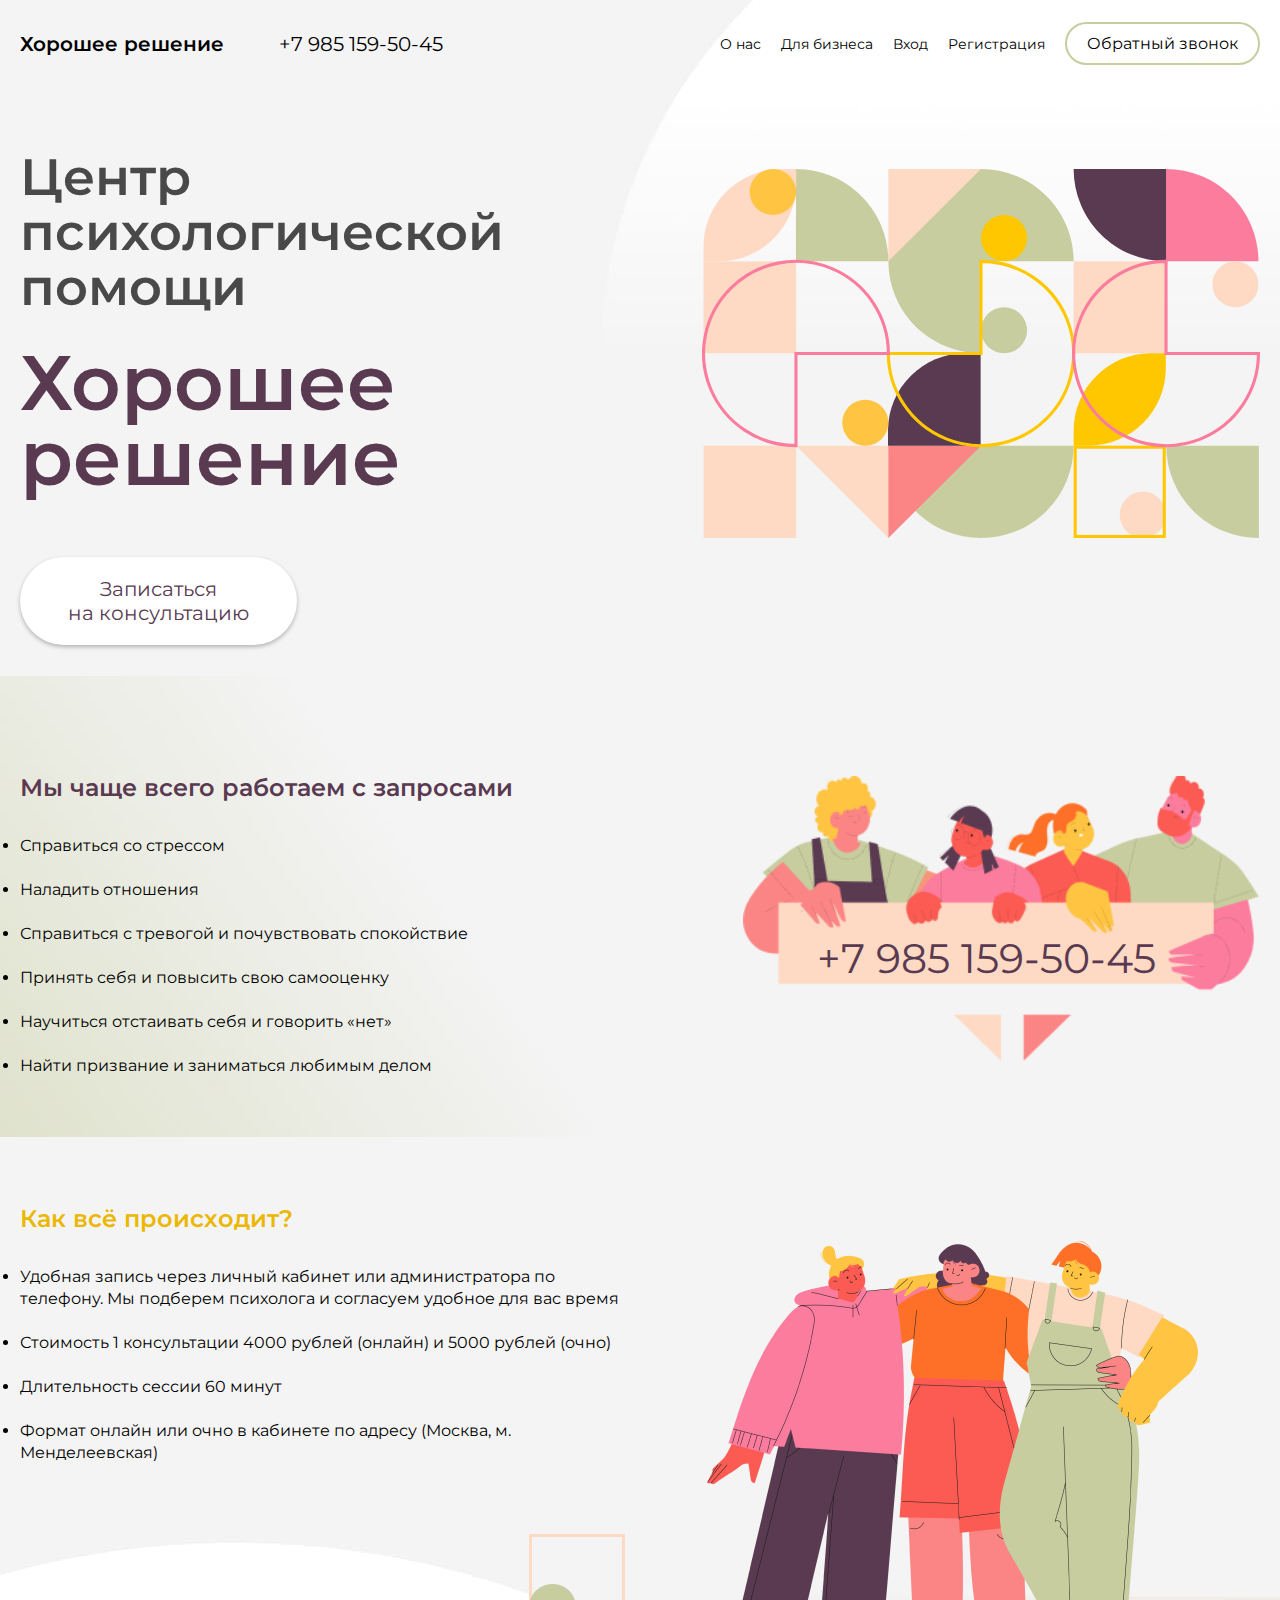
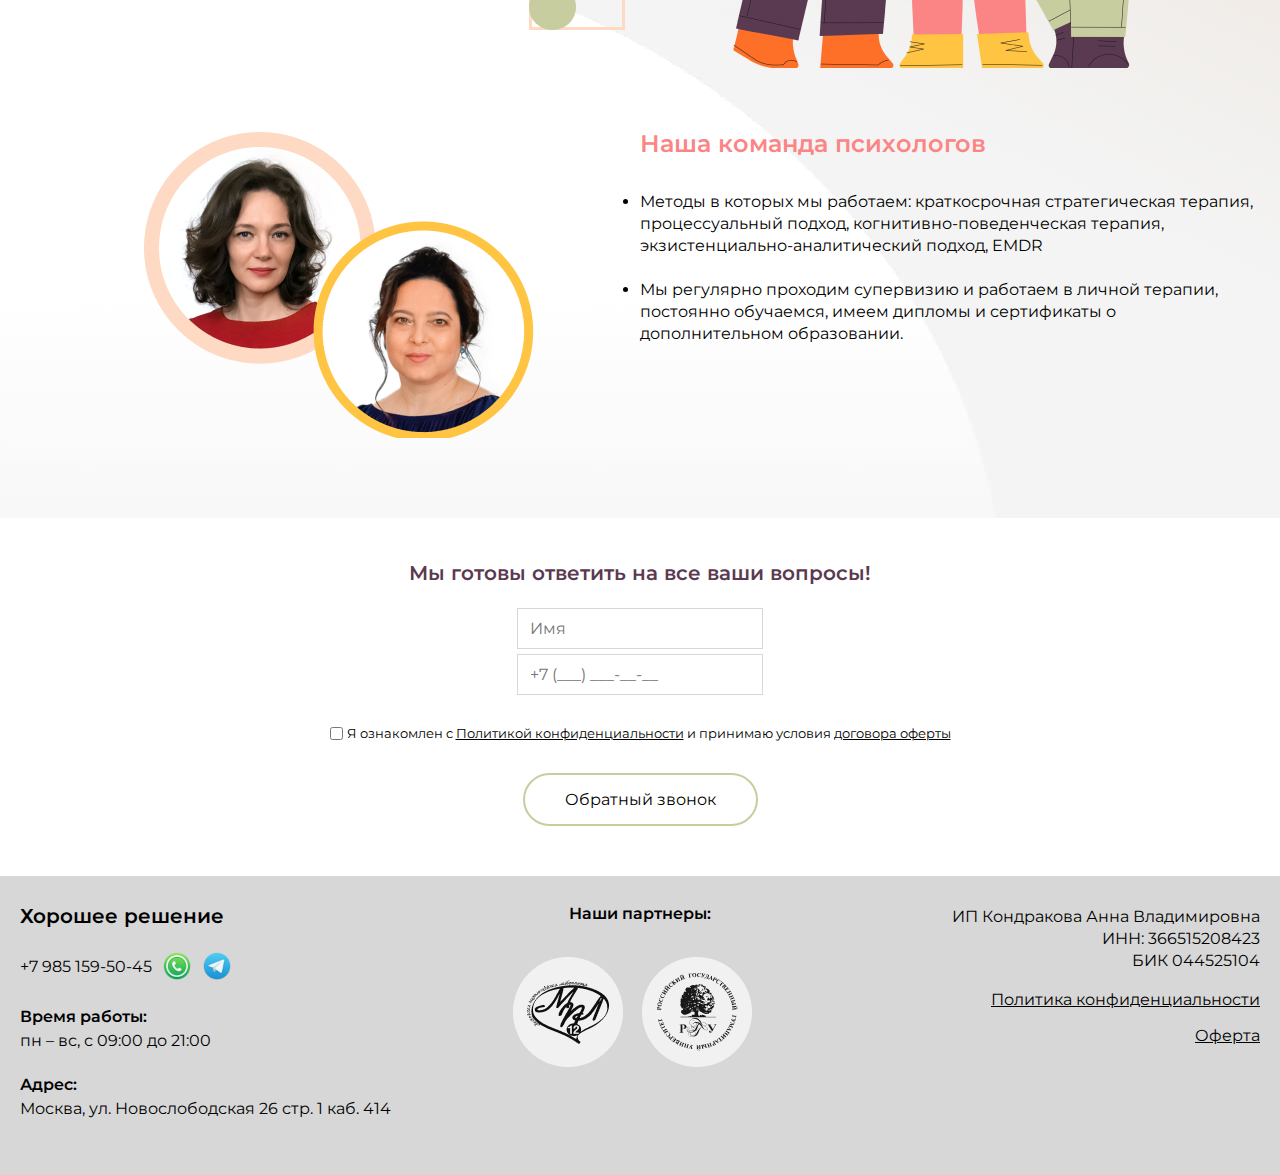
<file: index.html>
<!doctype html>
<html lang="en">
  <head>
    <!-- Required meta tags -->
    <meta charset="utf-8">
    <meta name="viewport" content="width=device-width, initial-scale=1, shrink-to-fit=no">

    <!-- Bootstrap CSS -->
    <link rel="stylesheet" href="https://cdn.jsdelivr.net/npm/bootstrap@4.4.1/dist/css/bootstrap.min.css" integrity="sha384-Vkoo8x4CGsO3+Hhxv8T/Q5PaXtkKtu6ug5TOeNV6gBiFeWPGFN9MuhOf23Q9Ifjh" crossorigin="anonymous">

    <link rel="stylesheet" href="assets/css/style.css">
    
    <title>Хорошее решение</title>
  </head>
  <body>
    <header id="header">
      <div class="container">
        <div class="row header__row">
          <div class="col-xl-4 col-lg-4 col-md-4 col-sm-12 col-xs-12 header__main">
             <div class="header__main_logo">
              <a href="/">Хорошее решение</a>
             </div>
             <div class="header__main_phone">
              <a href="tel:+79851595045">+7 985 159-50-45</a>
             </div>
          </div>
          <div class="col-xl-8 col-lg-8 col-md-8 col-sm-12 col-xs-12 header__menu">
            <nav class="header__menu_nav">
              <ul>
                <li><a href="">О нас</a></li>
                <li><a href="">Для бизнеса</a></li>
                <li><a href="">Вход</a></li>
                <li><a href="">Регистрация</a></li>
              </ul>
            </nav>
            <div class="header__menu_btn to_callback callback_btn">
              <a href="#callback__form">Обратный звонок</a>
            </div>
          </div>
        </div>
      </div>
    </header>
    <div class="mobile__header">
      <div class="container">
        <div class="row">
            <div class="col-5 mobile__header_logo">
                <a href="/">Хорошее<br />решение</a>
              </div>
              <div class="col-7">
                    <div class="header__menu_btn to_callback callback_btn">
                        <a href="#callback__form">Обратный звонок</a>
                  </div>
              </div>
        </div>
        <div class="row mobile__nav">
            <div class="col-12 header__menu_nav">
                <ul>
                    <li><a href="">О нас</a></li>
                    <li><a href="">Для бизнеса</a></li>
                    <li><a href="">Вход</a></li>
                    <li><a href="">Регистрация</a></li>
                </ul>
            </div>
        </div>
      </div>
    </div>

    <section class="section index__start">
      <div class="container">
        <div class="row">
          <div class="col-xl-6 col-lg-6 col-md-6 col-sm-12 col-xs-12 index__titles">
              <h1>
                <div class="index__titles_subtitle">Центр психологической помощи</div>
                <div class="index__titles_name">Хорошее решение</div>
              </h1>
              <div class="index__titles_btn">
                <a href="#callback__form">Записаться <br/> на консультацию</a>
              </div>
          </div>
          <div class="col-xl-6 col-lg-6 col-sm-12 col-xs-12 logo">
            <img src="assets/img/main_logo.svg" alt="">
          </div>
        </div>
      </div>
    </section>

    <section class="section index__help">
      <div class="container">
        <div class="row index__help_desc">
          <div class="col-xl-7 col-lg-7 col-md-12 col-sm-12 col-xs-12 index__help_about">
            <div class="index__help_title">
              Мы чаще всего работаем с запросами
            </div>
            <div class="index__help_list">
              <ul>
                <li>Справиться со стрессом</li>
                <li>Наладить отношения</li>
                <li>Справиться с тревогой и почувствовать спокойствие</li>
                <li>Принять себя и повысить свою самооценку</li>
                <li>Научиться отстаивать себя и говорить «нет»</li>
                <li>Найти призвание и заниматься любимым делом</li>
              </ul>
            </div>
          </div>
          <div class="col-xl-5 col-lg-5 col-md-12 col-sm-12 col-xs-12 index__help_phone">
            <img src="assets/img/index-page/index_help_phone.png" alt="" class="desc_gidden">
            <img src="assets/img/index-page/index_help_phone.png" alt="" class="mob__hidden">
            <a href="tel:+79851595045">+7 985 159-50-45</a>
          </div>
        </div>
      </div>
    </section>

    <section class="section index__steps index__doctors">
      <div class="container">
        <div class="row">
          <div class="col-xl-6 col-lg-6 col-md-6 col-sm-12 col-xs-12 index__steps_block">
            <div class="index__steps_title">
              Как всё происходит?
            </div>
            <div class="index__steps_list">
              <ul>
                <li>Удобная запись через личный кабинет или администратора по телефону. Мы подберем психолога и согласуем удобное для вас время</li>
                <li>Стоимость 1 консультации 4000 рублей (онлайн) и 5000 рублей (очно) </li>
                <li>Длительность сессии 60 минут </li>
                <li>Формат онлайн или очно в кабинете по адресу (Москва, м. Менделеевская)</li>
              </ul>
            </div>
          </div>
           <div class="col-xl-6 col-lg-6 col-sm-12 col-xs-12 index__steps_img">
              <img src="assets/img/index-page/steps_img.png" alt="">
           </div>
        </div>
        <div class="row index__doctors_block">
            <div class="col-xl-6 col-lg-6 col-sm-12 col-xs-12 doctors_image">
                <div class="index__doctors_title">
                Наша команда психологов
                </div>
                <div class="index__doctors_list">
                <ul>
                    <li>Методы в которых мы работаем: краткосрочная стратегическая терапия, процессуальный подход, когнитивно-поведенческая терапия, экзистенциально-аналитический подход, EMDR</li>
                    <li>Мы регулярно проходим супервизию и  работаем в личной терапии, постоянно обучаемся, имеем дипломы и сертификаты о дополнительном образовании.</li>
                </ul>
                </div>
            </div>
        </div>
      </div>
    </section>

    <section class="section callback__form" id="callback__form">
      <div class="container">
        <div class="row">
          <div class="col-12">
            <div class="callback__form_title">Мы готовы ответить на все ваши вопросы!</div>
            <form action="" class="callback__form_container">
              <input type="text" placeholder="Имя">
              <input type="tel" placeholder="+7 (___) ___-__-__">
              <div class="agree">
                <input type="checkbox" name="" id="callback__form_agree" value="">
                <label for="callback__form_agree" class="callback__form_agree">Я ознакомлен c <a href="">Политикой конфиденциальности</a> и принимаю условия <a href="">договора оферты</a>
                </label>
              </div>
              <button type="submit" class="btn callback__btn"><div>Обратный звонок</div></button>
            </form>
          </div>
        </div>
      </div>
    </section>

    <footer id="footer">
      <div class="container">
        <div class="row">
          <div class="col-xl-4 col-lg-4 col-md-4 col-sm-12 footer__info">
            <div class="footer__info_logo">
              <a href="/">Хорошее решение</a>
            </div>
            <div class="footer__info_phone">
              <a class="phone" href="tel:+79851595045">+7 985 159-50-45</a>
              <a class="social" href="https://wa.me/79851595045" target="_blanc">
                  <img src="assets/img/icons/whatsapp.png">
              </a>
              <a class="social" href="https://t.me/Horoshee_reshenie" target="_blanc">
                  <img src="assets/img/icons/tg.png">
              </a>
            </div>
            <div class="footer__info_hours">
              <div class="title">Время работы:</div>
              <div class="txt">пн – вс, с 09:00 до 21:00</div>
            </div>
            <div class="footer__info_adress">
              <div class="title">Адрес:</div>
              <div class="txt">Москва, ул. Новослободская 26 стр. 1 каб. 414</div>
            </div>
          </div>
          <div class="col-xl-4 col-lg-4 col-md-4 col-sm-12 footer__partners">
            <div class="title">Наши партнеры:</div>
            <div class="partenrs__logo">
              <img src="assets/img/logo/logo1.png" alt="">
              <img src="assets/img/logo/logo2.png" alt="">
            </div>
          </div>
          <div class="col-xl-4 col-lg-4 col-md-4 col-sm-12 footer__about">
            <div class="footer__documents">
              <div class="txt name">ИП Кондракова Анна Владимировна</div>
              <div class="txt inn">ИНН: 366515208423</div>
              <div class="txt bik">БИК 044525104</div>
              <div class="links">
                <a href="">Политика конфиденциальности</a>
                <a href="">Оферта</a>
              </div>
            </div>
          </div>
        </div>
      </div>
    </footer>

    <!-- Optional JavaScript -->
    <!-- jQuery first, then Popper.js, then Bootstrap JS -->
    <script src="https://code.jquery.com/jquery-3.4.1.slim.min.js" integrity="sha384-J6qa4849blE2+poT4WnyKhv5vZF5SrPo0iEjwBvKU7imGFAV0wwj1yYfoRSJoZ+n" crossorigin="anonymous"></script>
    <script src="https://cdn.jsdelivr.net/npm/popper.js@1.16.0/dist/umd/popper.min.js" integrity="sha384-Q6E9RHvbIyZFJoft+2mJbHaEWldlvI9IOYy5n3zV9zzTtmI3UksdQRVvoxMfooAo" crossorigin="anonymous"></script>
    <script src="https://cdn.jsdelivr.net/npm/bootstrap@4.4.1/dist/js/bootstrap.min.js" integrity="sha384-wfSDF2E50Y2D1uUdj0O3uMBJnjuUD4Ih7YwaYd1iqfktj0Uod8GCExl3Og8ifwB6" crossorigin="anonymous"></script>
  </body>
</html>
</file>
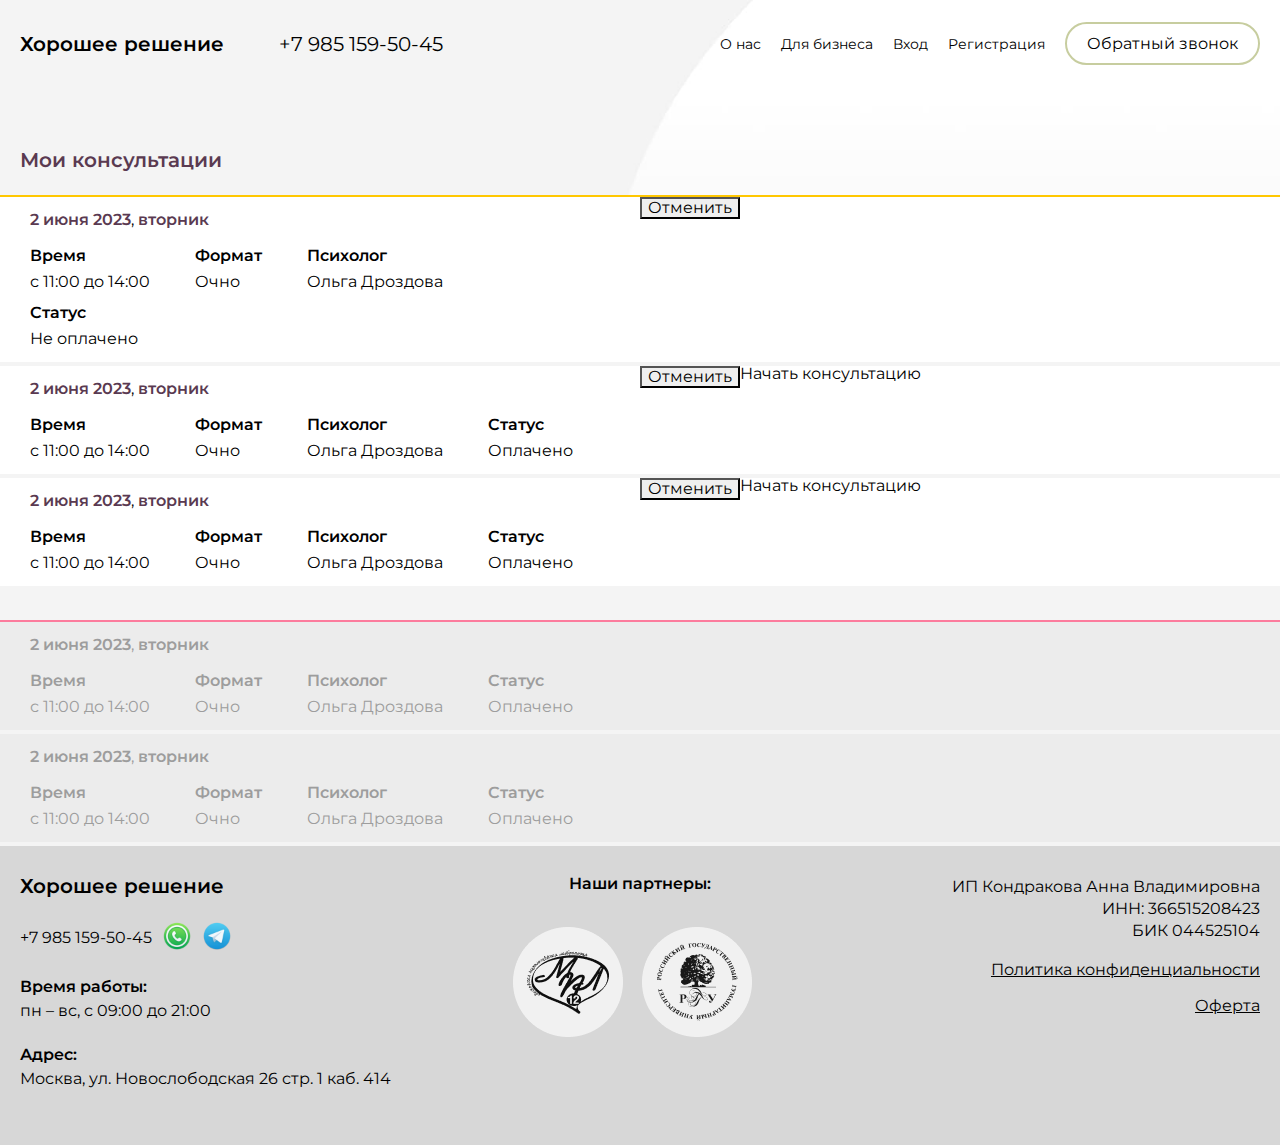
<file: administrator.html>
<!doctype html>
<html lang="en">
  <head>
    <!-- Required meta tags -->
    <meta charset="utf-8">
    <meta name="viewport" content="width=device-width, initial-scale=1, shrink-to-fit=no">

    <!-- Bootstrap CSS -->
    <link rel="stylesheet" href="https://cdn.jsdelivr.net/npm/bootstrap@4.4.1/dist/css/bootstrap.min.css" integrity="sha384-Vkoo8x4CGsO3+Hhxv8T/Q5PaXtkKtu6ug5TOeNV6gBiFeWPGFN9MuhOf23Q9Ifjh" crossorigin="anonymous">

    <link rel="stylesheet" href="assets/css/style.css">
    
    <title>Хорошее решение</title>
  </head>
  <body>
    <header id="header">
        <div class="container">
          <div class="row header__row">
            <div class="col-xl-4 col-lg-4 col-md-4 col-sm-12 col-xs-12 header__main">
               <div class="header__main_logo">
                <a href="/">Хорошее решение</a>
               </div>
               <div class="header__main_phone">
                <a href="tel:+79851595045">+7 985 159-50-45</a>
               </div>
            </div>
            <div class="col-xl-8 col-lg-8 col-md-8 col-sm-12 col-xs-12 header__menu">
              <nav class="header__menu_nav">
                <ul>
                  <li><a href="">О нас</a></li>
                  <li><a href="">Для бизнеса</a></li>
                  <li><a href="">Вход</a></li>
                  <li><a href="">Регистрация</a></li>
                </ul>
              </nav>
              <div class="header__menu_btn to_callback callback_btn">
                <a href="#callback__form">Обратный звонок</a>
              </div>
            </div>
          </div>
        </div>
      </header>
      <div class="mobile__header">
        <div class="container">
          <div class="row">
              <div class="col-5 mobile__header_logo">
                  <a href="/">Хорошее<br />решение</a>
                </div>
                <div class="col-7">
                      <div class="header__menu_btn to_callback callback_btn">
                          <a href="#callback__form">Обратный звонок</a>
                    </div>
                </div>
          </div>
          <div class="row mobile__nav">
              <div class="col-12 header__menu_nav">
                  <ul>
                      <li><a href="">О нас</a></li>
                      <li><a href="">Для бизнеса</a></li>
                      <li><a href="">Вход</a></li>
                      <li><a href="">Регистрация</a></li>
                  </ul>
              </div>
          </div>
        </div>
      </div>

      <section class="consultations" id="consultations_active">
            <div class="row">
                <div class="container">
                    <div class="col-12">
                        <div class="title default__title left">
                            Мои консультации
                        </div>
                    </div>
                </div>
            </div>
            <div class="row consultations__container" id="not__purchased">
                <div class="col-12 consultations__item">
                    <div class="consultations_main">
                        <div class="consultations__date"><span id="date">2 июня 2023</span>, <span id="day">вторник</span></div>
                        <div class="consultations__time consultations__item_desc">
                            <div class="title">Время</div>
                            <div class="desc">с 11:00 до 14:00</div>
                        </div>
                        <div class="consultations__format consultations__item_desc">
                            <div class="title">Формат</div>
                            <div class="desc">Очно</div>
                        </div>
                        <div class="consultations__doctor consultations__item_desc">
                            <div class="title">Психолог</div>
                            <div class="desc">Ольга Дроздова</div>
                        </div>
                        <div class="consultations__status consultations__item_desc">
                            <div class="title">Статус</div>
                            <div class="desc">Не оплачено</div>
                        </div>
                    </div>
                    <div class="consultations__buy cancel">
                        <button>Отменить</button>
                    </div>
                </div>
            </div>
            <div class="row consultations__container" id="purchased">
                <div class="col-12 consultations__item">
                    <div class="consultations_main">
                        <div class="consultations__date"><span id="date">2 июня 2023</span>, <span id="day">вторник</span></div>
                        <div class="consultations__time consultations__item_desc">
                            <div class="title">Время</div>
                            <div class="desc">с 11:00 до 14:00</div>
                        </div>
                        <div class="consultations__format consultations__item_desc">
                            <div class="title">Формат</div>
                            <div class="desc">Очно</div>
                        </div>
                        <div class="consultations__doctor consultations__item_desc">
                            <div class="title">Психолог</div>
                            <div class="desc">Ольга Дроздова</div>
                        </div>
                        <div class="consultations__status consultations__item_desc">
                            <div class="title">Статус</div>
                            <div class="desc">Оплачено</div>
                        </div>
                    </div>
                    <div class="consultations__buy cancel">
                        <button>Отменить</button>
                    </div>
                    <div class="consultations__start"><a href="">Начать консультацию</a></div>
                </div>
            </div>
            <div class="row consultations__container passed" id="purchased">
                <div class="col-12 consultations__item">
                    <div class="consultations_main">
                        <div class="consultations__date"><span id="date">2 июня 2023</span>, <span id="day">вторник</span></div>
                        <div class="consultations__time consultations__item_desc">
                            <div class="title">Время</div>
                            <div class="desc">с 11:00 до 14:00</div>
                        </div>
                        <div class="consultations__format consultations__item_desc">
                            <div class="title">Формат</div>
                            <div class="desc">Очно</div>
                        </div>
                        <div class="consultations__doctor consultations__item_desc">
                            <div class="title">Психолог</div>
                            <div class="desc">Ольга Дроздова</div>
                        </div>
                        <div class="consultations__status consultations__item_desc">
                            <div class="title">Статус</div>
                            <div class="desc">Оплачено</div>
                        </div>
                    </div>
                    <div class="consultations__buy cancel">
                        <button>Отменить</button>
                    </div>
                    <div class="consultations__start" id="off"><a href="">Начать консультацию</a></div>
                </div>
            </div>
      </section>

      <section class="consultations" id="consultations_passed">
        <div class="row consultations__container" id="passed">
            <div class="col-12 consultations__item">
                <div class="consultations_main">
                    <div class="consultations__date"><span id="date">2 июня 2023</span>, <span id="day">вторник</span></div>
                    <div class="consultations__time consultations__item_desc">
                        <div class="title">Время</div>
                        <div class="desc">с 11:00 до 14:00</div>
                    </div>
                    <div class="consultations__format consultations__item_desc">
                        <div class="title">Формат</div>
                        <div class="desc">Очно</div>
                    </div>
                    <div class="consultations__doctor consultations__item_desc">
                        <div class="title">Психолог</div>
                        <div class="desc">Ольга Дроздова</div>
                    </div>
                    <div class="consultations__status consultations__item_desc">
                        <div class="title">Статус</div>
                        <div class="desc">Оплачено</div>
                    </div>
                </div>
            </div>
        </div>
        <div class="row consultations__container" id="passed">
            <div class="col-12 consultations__item">
                <div class="consultations_main">
                    <div class="consultations__date"><span id="date">2 июня 2023</span>, <span id="day">вторник</span></div>
                    <div class="consultations__time consultations__item_desc">
                        <div class="title">Время</div>
                        <div class="desc">с 11:00 до 14:00</div>
                    </div>
                    <div class="consultations__format consultations__item_desc">
                        <div class="title">Формат</div>
                        <div class="desc">Очно</div>
                    </div>
                    <div class="consultations__doctor consultations__item_desc">
                        <div class="title">Психолог</div>
                        <div class="desc">Ольга Дроздова</div>
                    </div>
                    <div class="consultations__status consultations__item_desc">
                        <div class="title">Статус</div>
                        <div class="desc">Оплачено</div>
                    </div>
                </div>
            </div>
        </div>
      </section>

      <footer id="footer">
        <div class="container">
          <div class="row">
            <div class="col-xl-4 col-lg-4 col-md-4 col-sm-12 footer__info">
              <div class="footer__info_logo">
                <a href="/">Хорошее решение</a>
              </div>
              <div class="footer__info_phone">
                <a class="phone" href="tel:+79851595045">+7 985 159-50-45</a>
                <a class="social" href="https://wa.me/79851595045" target="_blanc">
                    <img src="assets/img/icons/whatsapp.png">
                </a>
                <a class="social" href="https://t.me/Horoshee_reshenie" target="_blanc">
                    <img src="assets/img/icons/tg.png">
                </a>
              </div>
              <div class="footer__info_hours">
                <div class="title">Время работы:</div>
                <div class="txt">пн – вс, с 09:00 до 21:00</div>
              </div>
              <div class="footer__info_adress">
                <div class="title">Адрес:</div>
                <div class="txt">Москва, ул. Новослободская 26 стр. 1 каб. 414</div>
              </div>
            </div>
            <div class="col-xl-4 col-lg-4 col-md-4 col-sm-12 footer__partners">
              <div class="title">Наши партнеры:</div>
              <div class="partenrs__logo">
                <img src="assets/img/logo/logo1.png" alt="">
                <img src="assets/img/logo/logo2.png" alt="">
              </div>
            </div>
            <div class="col-xl-4 col-lg-4 col-md-4 col-sm-12 footer__about">
              <div class="footer__documents">
                <div class="txt name">ИП Кондракова Анна Владимировна</div>
                <div class="txt inn">ИНН: 366515208423</div>
                <div class="txt bik">БИК 044525104</div>
                <div class="links">
                  <a href="">Политика конфиденциальности</a>
                  <a href="">Оферта</a>
                </div>
              </div>
            </div>
          </div>
        </div>
      </footer>

<!-- Optional JavaScript -->
<!-- jQuery first, then Popper.js, then Bootstrap JS -->
<script src="https://code.jquery.com/jquery-3.4.1.slim.min.js" integrity="sha384-J6qa4849blE2+poT4WnyKhv5vZF5SrPo0iEjwBvKU7imGFAV0wwj1yYfoRSJoZ+n" crossorigin="anonymous"></script>
<script src="https://cdn.jsdelivr.net/npm/popper.js@1.16.0/dist/umd/popper.min.js" integrity="sha384-Q6E9RHvbIyZFJoft+2mJbHaEWldlvI9IOYy5n3zV9zzTtmI3UksdQRVvoxMfooAo" crossorigin="anonymous"></script>
<script src="https://cdn.jsdelivr.net/npm/bootstrap@4.4.1/dist/js/bootstrap.min.js" integrity="sha384-wfSDF2E50Y2D1uUdj0O3uMBJnjuUD4Ih7YwaYd1iqfktj0Uod8GCExl3Og8ifwB6" crossorigin="anonymous"></script>
</body>
</html>
</file>
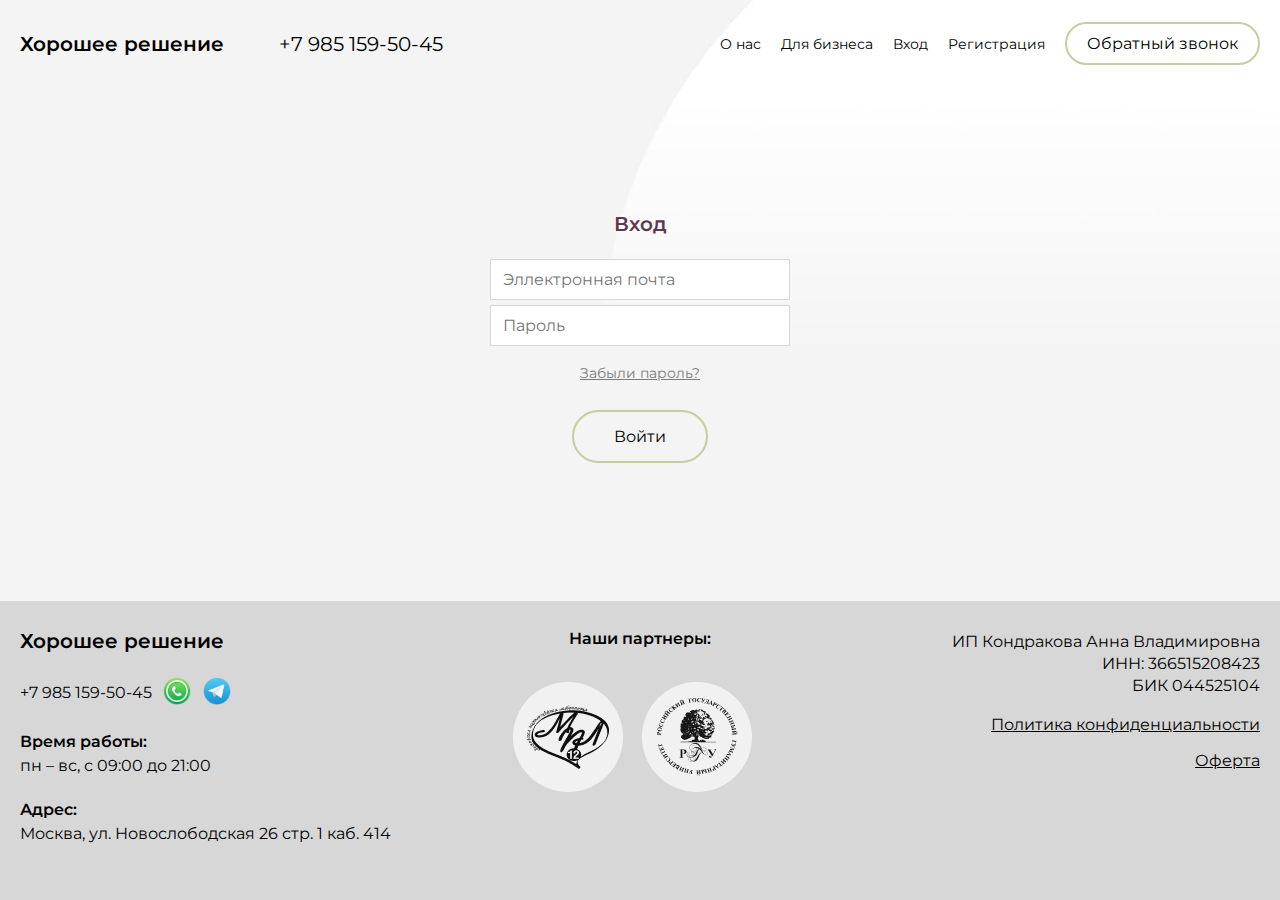
<file: authorization.html>
<!doctype html>
<html lang="en">
  <head>
    <!-- Required meta tags -->
    <meta charset="utf-8">
    <meta name="viewport" content="width=device-width, initial-scale=1, shrink-to-fit=no">

    <!-- Bootstrap CSS -->
    <link rel="stylesheet" href="https://cdn.jsdelivr.net/npm/bootstrap@4.4.1/dist/css/bootstrap.min.css" integrity="sha384-Vkoo8x4CGsO3+Hhxv8T/Q5PaXtkKtu6ug5TOeNV6gBiFeWPGFN9MuhOf23Q9Ifjh" crossorigin="anonymous">

    <link rel="stylesheet" href="assets/css/style.css">
    
    <title>Хорошее решение</title>
  </head>
  <body>
    <header id="header">
        <div class="container">
          <div class="row header__row">
            <div class="col-xl-4 col-lg-4 col-md-4 col-sm-12 col-xs-12 header__main">
               <div class="header__main_logo">
                <a href="/">Хорошее решение</a>
               </div>
               <div class="header__main_phone">
                <a href="tel:+79851595045">+7 985 159-50-45</a>
               </div>
            </div>
            <div class="col-xl-8 col-lg-8 col-md-8 col-sm-12 col-xs-12 header__menu">
              <nav class="header__menu_nav">
                <ul>
                  <li><a href="">О нас</a></li>
                  <li><a href="">Для бизнеса</a></li>
                  <li><a href="">Вход</a></li>
                  <li><a href="">Регистрация</a></li>
                </ul>
              </nav>
              <div class="header__menu_btn to_callback callback_btn">
                <a href="#callback__form">Обратный звонок</a>
              </div>
            </div>
          </div>
        </div>
      </header>
      <div class="mobile__header">
        <div class="container">
          <div class="row">
              <div class="col-5 mobile__header_logo">
                  <a href="/">Хорошее<br />решение</a>
                </div>
                <div class="col-7">
                      <div class="header__menu_btn to_callback callback_btn">
                          <a href="#callback__form">Обратный звонок</a>
                    </div>
                </div>
          </div>
          <div class="row mobile__nav">
              <div class="col-12 header__menu_nav">
                  <ul>
                      <li><a href="">О нас</a></li>
                      <li><a href="">Для бизнеса</a></li>
                      <li><a href="">Вход</a></li>
                      <li><a href="">Регистрация</a></li>
                  </ul>
              </div>
          </div>
        </div>
      </div>

      <section class="registartion">
        <div class="container">
          <div class="row">
            <div class="col-12">
              <form action="" class="default__form">
                <div class="title default__title center">
                    Вход
                </div>
                <div class="input__list">
                  <input type="mail" placeholder="Эллектронная почта">
                  <input type="password" placeholder="Пароль">
                  <div class="forgot__pass">
                        <a href="">Забыли пароль?</a>
                  </div>
                  <button type="submit" class="btn callback__btn"><div>Войти</div></button>
                </div>
              </form>
            </div>
          </div>
        </div>
      </section>

      <footer id="footer">
        <div class="container">
          <div class="row">
            <div class="col-xl-4 col-lg-4 col-md-4 col-sm-12 footer__info">
              <div class="footer__info_logo">
                <a href="/">Хорошее решение</a>
              </div>
              <div class="footer__info_phone">
                <a class="phone" href="tel:+79851595045">+7 985 159-50-45</a>
                <a class="social" href="https://wa.me/79851595045" target="_blanc">
                    <img src="assets/img/icons/whatsapp.png">
                </a>
                <a class="social" href="https://t.me/Horoshee_reshenie" target="_blanc">
                    <img src="assets/img/icons/tg.png">
                </a>
              </div>
              <div class="footer__info_hours">
                <div class="title">Время работы:</div>
                <div class="txt">пн – вс, с 09:00 до 21:00</div>
              </div>
              <div class="footer__info_adress">
                <div class="title">Адрес:</div>
                <div class="txt">Москва, ул. Новослободская 26 стр. 1 каб. 414</div>
              </div>
            </div>
            <div class="col-xl-4 col-lg-4 col-md-4 col-sm-12 footer__partners">
              <div class="title">Наши партнеры:</div>
              <div class="partenrs__logo">
                <img src="assets/img/logo/logo1.png" alt="">
                <img src="assets/img/logo/logo2.png" alt="">
              </div>
            </div>
            <div class="col-xl-4 col-lg-4 col-md-4 col-sm-12 footer__about">
              <div class="footer__documents">
                <div class="txt name">ИП Кондракова Анна Владимировна</div>
                <div class="txt inn">ИНН: 366515208423</div>
                <div class="txt bik">БИК 044525104</div>
                <div class="links">
                  <a href="">Политика конфиденциальности</a>
                  <a href="">Оферта</a>
                </div>
              </div>
            </div>
          </div>
        </div>
      </footer>

<!-- Optional JavaScript -->
<!-- jQuery first, then Popper.js, then Bootstrap JS -->
<script src="https://code.jquery.com/jquery-3.4.1.slim.min.js" integrity="sha384-J6qa4849blE2+poT4WnyKhv5vZF5SrPo0iEjwBvKU7imGFAV0wwj1yYfoRSJoZ+n" crossorigin="anonymous"></script>
<script src="https://cdn.jsdelivr.net/npm/popper.js@1.16.0/dist/umd/popper.min.js" integrity="sha384-Q6E9RHvbIyZFJoft+2mJbHaEWldlvI9IOYy5n3zV9zzTtmI3UksdQRVvoxMfooAo" crossorigin="anonymous"></script>
<script src="https://cdn.jsdelivr.net/npm/bootstrap@4.4.1/dist/js/bootstrap.min.js" integrity="sha384-wfSDF2E50Y2D1uUdj0O3uMBJnjuUD4Ih7YwaYd1iqfktj0Uod8GCExl3Og8ifwB6" crossorigin="anonymous"></script>
</body>
</html>
</file>
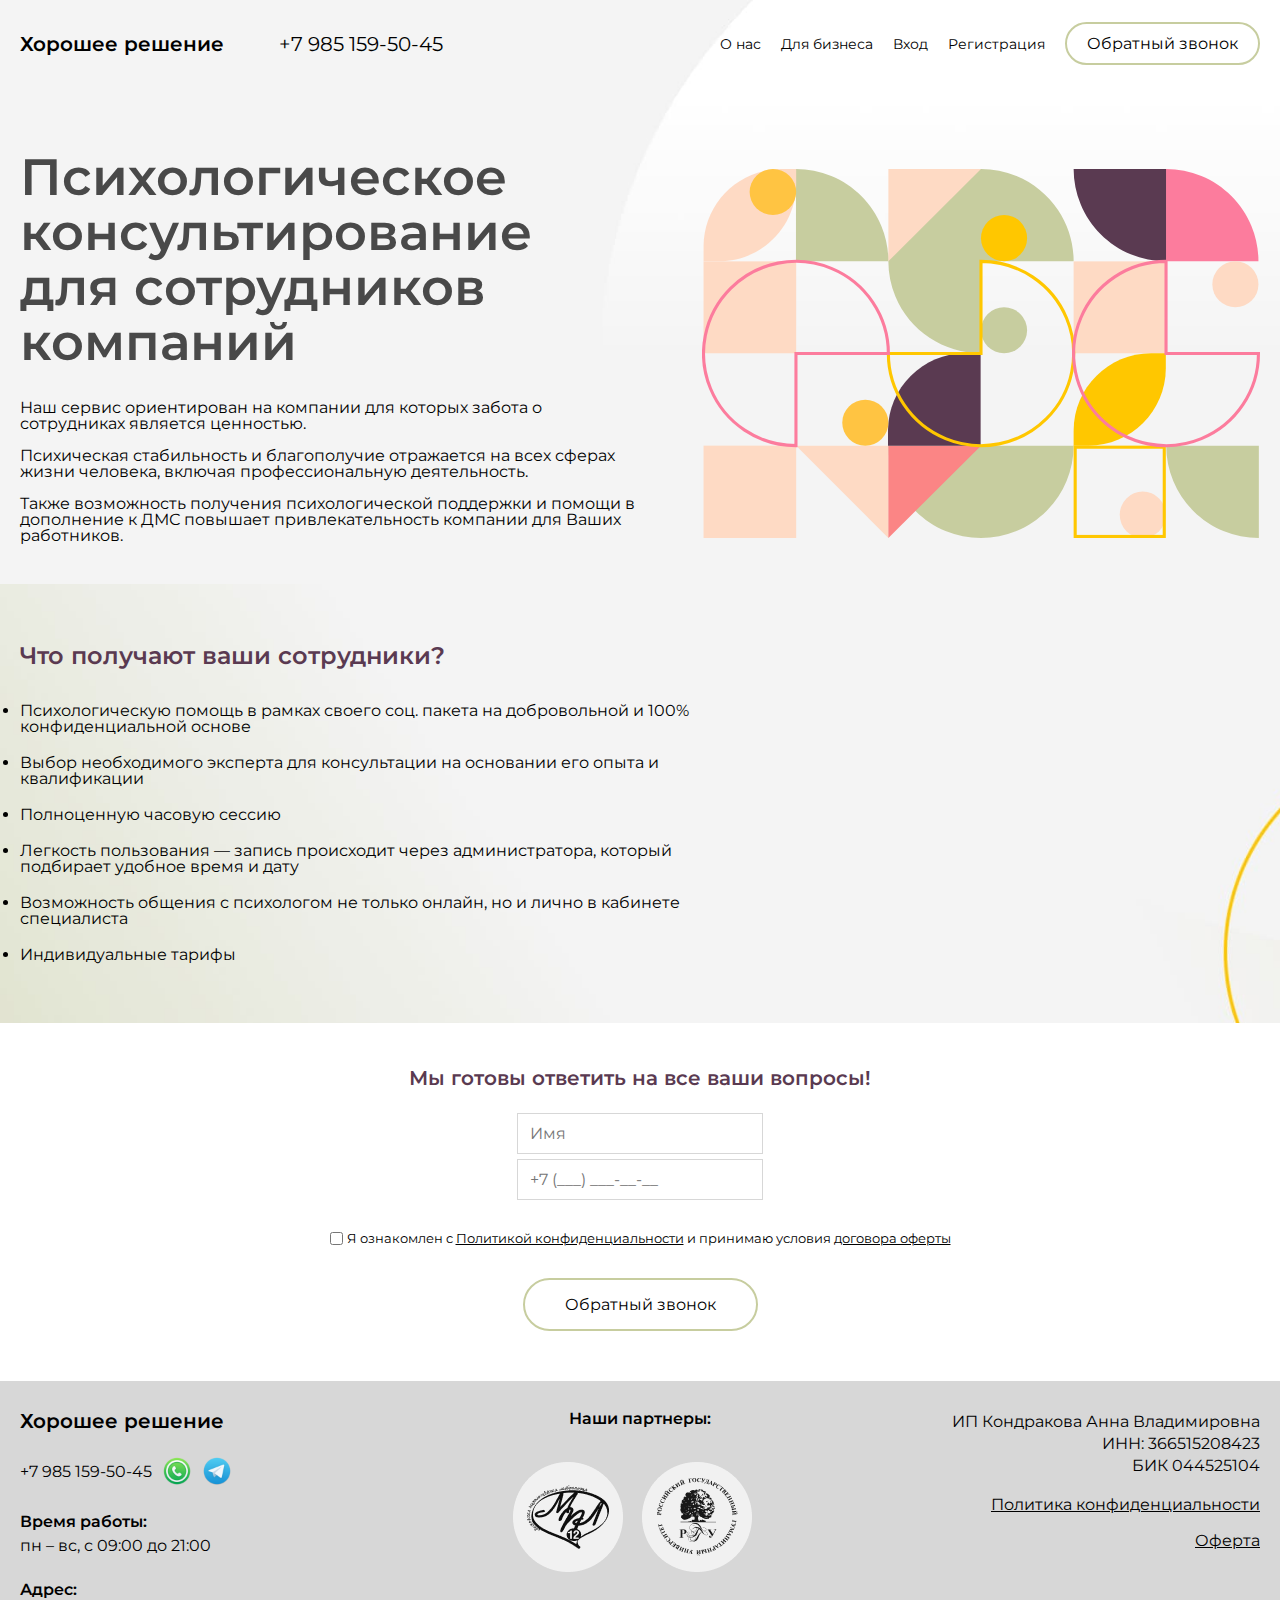
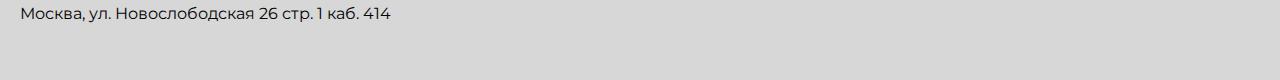
<file: business.html>
<!doctype html>
<html lang="en">
  <head>
    <!-- Required meta tags -->
    <meta charset="utf-8">
    <meta name="viewport" content="width=device-width, initial-scale=1, shrink-to-fit=no">

    <!-- Bootstrap CSS -->
    <link rel="stylesheet" href="https://cdn.jsdelivr.net/npm/bootstrap@4.4.1/dist/css/bootstrap.min.css" integrity="sha384-Vkoo8x4CGsO3+Hhxv8T/Q5PaXtkKtu6ug5TOeNV6gBiFeWPGFN9MuhOf23Q9Ifjh" crossorigin="anonymous">

    <link rel="stylesheet" href="assets/css/style.css">
    
    <title>Хорошее решение</title>
  </head>
  <body>
    <header id="header">
        <div class="container">
          <div class="row header__row">
            <div class="col-xl-4 col-lg-4 col-md-4 col-sm-12 col-xs-12 header__main">
               <div class="header__main_logo">
                <a href="/">Хорошее решение</a>
               </div>
               <div class="header__main_phone">
                <a href="tel:+79851595045">+7 985 159-50-45</a>
               </div>
            </div>
            <div class="col-xl-8 col-lg-8 col-md-8 col-sm-12 col-xs-12 header__menu">
              <nav class="header__menu_nav">
                <ul>
                  <li><a href="">О нас</a></li>
                  <li><a href="">Для бизнеса</a></li>
                  <li><a href="">Вход</a></li>
                  <li><a href="">Регистрация</a></li>
                </ul>
              </nav>
              <div class="header__menu_btn to_callback callback_btn">
                <a href="#callback__form">Обратный звонок</a>
              </div>
            </div>
          </div>
        </div>
      </header>
      <div class="mobile__header">
        <div class="container">
          <div class="row">
              <div class="col-5 mobile__header_logo">
                  <a href="/">Хорошее<br />решение</a>
                </div>
                <div class="col-7">
                      <div class="header__menu_btn to_callback callback_btn">
                          <a href="#callback__form">Обратный звонок</a>
                    </div>
                </div>
          </div>
          <div class="row mobile__nav">
              <div class="col-12 header__menu_nav">
                  <ul>
                      <li><a href="">О нас</a></li>
                      <li><a href="">Для бизнеса</a></li>
                      <li><a href="">Вход</a></li>
                      <li><a href="">Регистрация</a></li>
                  </ul>
              </div>
          </div>
        </div>
      </div>

    <section class="business__start">
        <div class="container">
            <div class="row">
                <div class="col-xl-6 col-lg-6 col-md-6 business__start_title">
                    <h1>Психологическое консультирование <br /> для сотрудников компаний</h1>
                    <div class="txt">Наш сервис ориентирован на компании для которых забота о сотрудниках является ценностью.  <br><br>
                      Психическая стабильность и  благополучие отражается на всех сферах жизни человека, включая профессиональную деятельность. <br><br>
                      Также возможность получения психологической поддержки и помощи в дополнение к ДМС повышает привлекательность компании для Ваших работников.</div>
                </div>
                <div class="col-xl-6 col-lg-6 col-sm-12 col-xs-12 logo">
                    <img src="assets/img/main_logo.svg" alt="">
                  </div>
                </div>
            </div>
        </div>
    </section>

    <section class="benefits">
        <div class="container">
            <div class="row">
                <div class="col-xl-7 col-lg-8 col-md-8 col-sm-12 benefits_txt">
                    <div class="title">Что получают ваши сотрудники?</div>
                    <ul>
                        <li>Психологическую помощь в рамках своего соц. пакета на добровольной и 100% конфиденциальной основе</li>
                        <li>Выбор необходимого эксперта для консультации на основании его опыта и квалификации</li>
                        <li>Полноценную часовую сессию</li>
                        <li>Легкость пользования — запись происходит через администратора, который подбирает удобное время и дату</li>
                        <li>Возможность общения с психологом не только онлайн, но и лично в кабинете специалиста</li>
                        <li>Индивидуальные тарифы</li>
                    </ul>
                </div>
            </div>
        </div>
    </section>

    <section class="section callback__form" id="callback__form">
        <div class="container">
          <div class="row">
            <div class="col-12">
              <div class="callback__form_title">Мы готовы ответить на все ваши вопросы!</div>
              <form action="" class="callback__form_container">
                <input type="text" placeholder="Имя">
                <input type="tel" placeholder="+7 (___) ___-__-__">
                <div class="agree">
                  <input type="checkbox" name="" id="callback__form_agree" value="">
                  <label for="callback__form_agree" class="callback__form_agree">Я ознакомлен c <a href="">Политикой конфиденциальности</a> и принимаю условия <a href="">договора оферты</a>
                  </label>
                </div>
                <button type="submit" class="btn callback__btn"><div>Обратный звонок</div></button>
              </form>
            </div>
          </div>
        </div>
      </section>

      <footer id="footer">
        <div class="container">
          <div class="row">
            <div class="col-xl-4 col-lg-4 col-md-4 col-sm-12 footer__info">
              <div class="footer__info_logo">
                <a href="/">Хорошее решение</a>
              </div>
              <div class="footer__info_phone">
                <a class="phone" href="tel:+79851595045">+7 985 159-50-45</a>
                <a class="social" href="https://wa.me/79851595045" target="_blanc">
                    <img src="assets/img/icons/whatsapp.png">
                </a>
                <a class="social" href="https://t.me/Horoshee_reshenie" target="_blanc">
                    <img src="assets/img/icons/tg.png">
                </a>
              </div>
              <div class="footer__info_hours">
                <div class="title">Время работы:</div>
                <div class="txt">пн – вс, с 09:00 до 21:00</div>
              </div>
              <div class="footer__info_adress">
                <div class="title">Адрес:</div>
                <div class="txt">Москва, ул. Новослободская 26 стр. 1 каб. 414</div>
              </div>
            </div>
            <div class="col-xl-4 col-lg-4 col-md-4 col-sm-12 footer__partners">
              <div class="title">Наши партнеры:</div>
              <div class="partenrs__logo">
                <img src="assets/img/logo/logo1.png" alt="">
                <img src="assets/img/logo/logo2.png" alt="">
              </div>
            </div>
            <div class="col-xl-4 col-lg-4 col-md-4 col-sm-12 footer__about">
              <div class="footer__documents">
                <div class="txt name">ИП Кондракова Анна Владимировна</div>
                <div class="txt inn">ИНН: 366515208423</div>
                <div class="txt bik">БИК 044525104</div>
                <div class="links">
                  <a href="">Политика конфиденциальности</a>
                  <a href="">Оферта</a>
                </div>
              </div>
            </div>
          </div>
        </div>
      </footer>

<!-- Optional JavaScript -->
<!-- jQuery first, then Popper.js, then Bootstrap JS -->
<script src="https://code.jquery.com/jquery-3.4.1.slim.min.js" integrity="sha384-J6qa4849blE2+poT4WnyKhv5vZF5SrPo0iEjwBvKU7imGFAV0wwj1yYfoRSJoZ+n" crossorigin="anonymous"></script>
<script src="https://cdn.jsdelivr.net/npm/popper.js@1.16.0/dist/umd/popper.min.js" integrity="sha384-Q6E9RHvbIyZFJoft+2mJbHaEWldlvI9IOYy5n3zV9zzTtmI3UksdQRVvoxMfooAo" crossorigin="anonymous"></script>
<script src="https://cdn.jsdelivr.net/npm/bootstrap@4.4.1/dist/js/bootstrap.min.js" integrity="sha384-wfSDF2E50Y2D1uUdj0O3uMBJnjuUD4Ih7YwaYd1iqfktj0Uod8GCExl3Og8ifwB6" crossorigin="anonymous"></script>
</body>
</html>
</file>
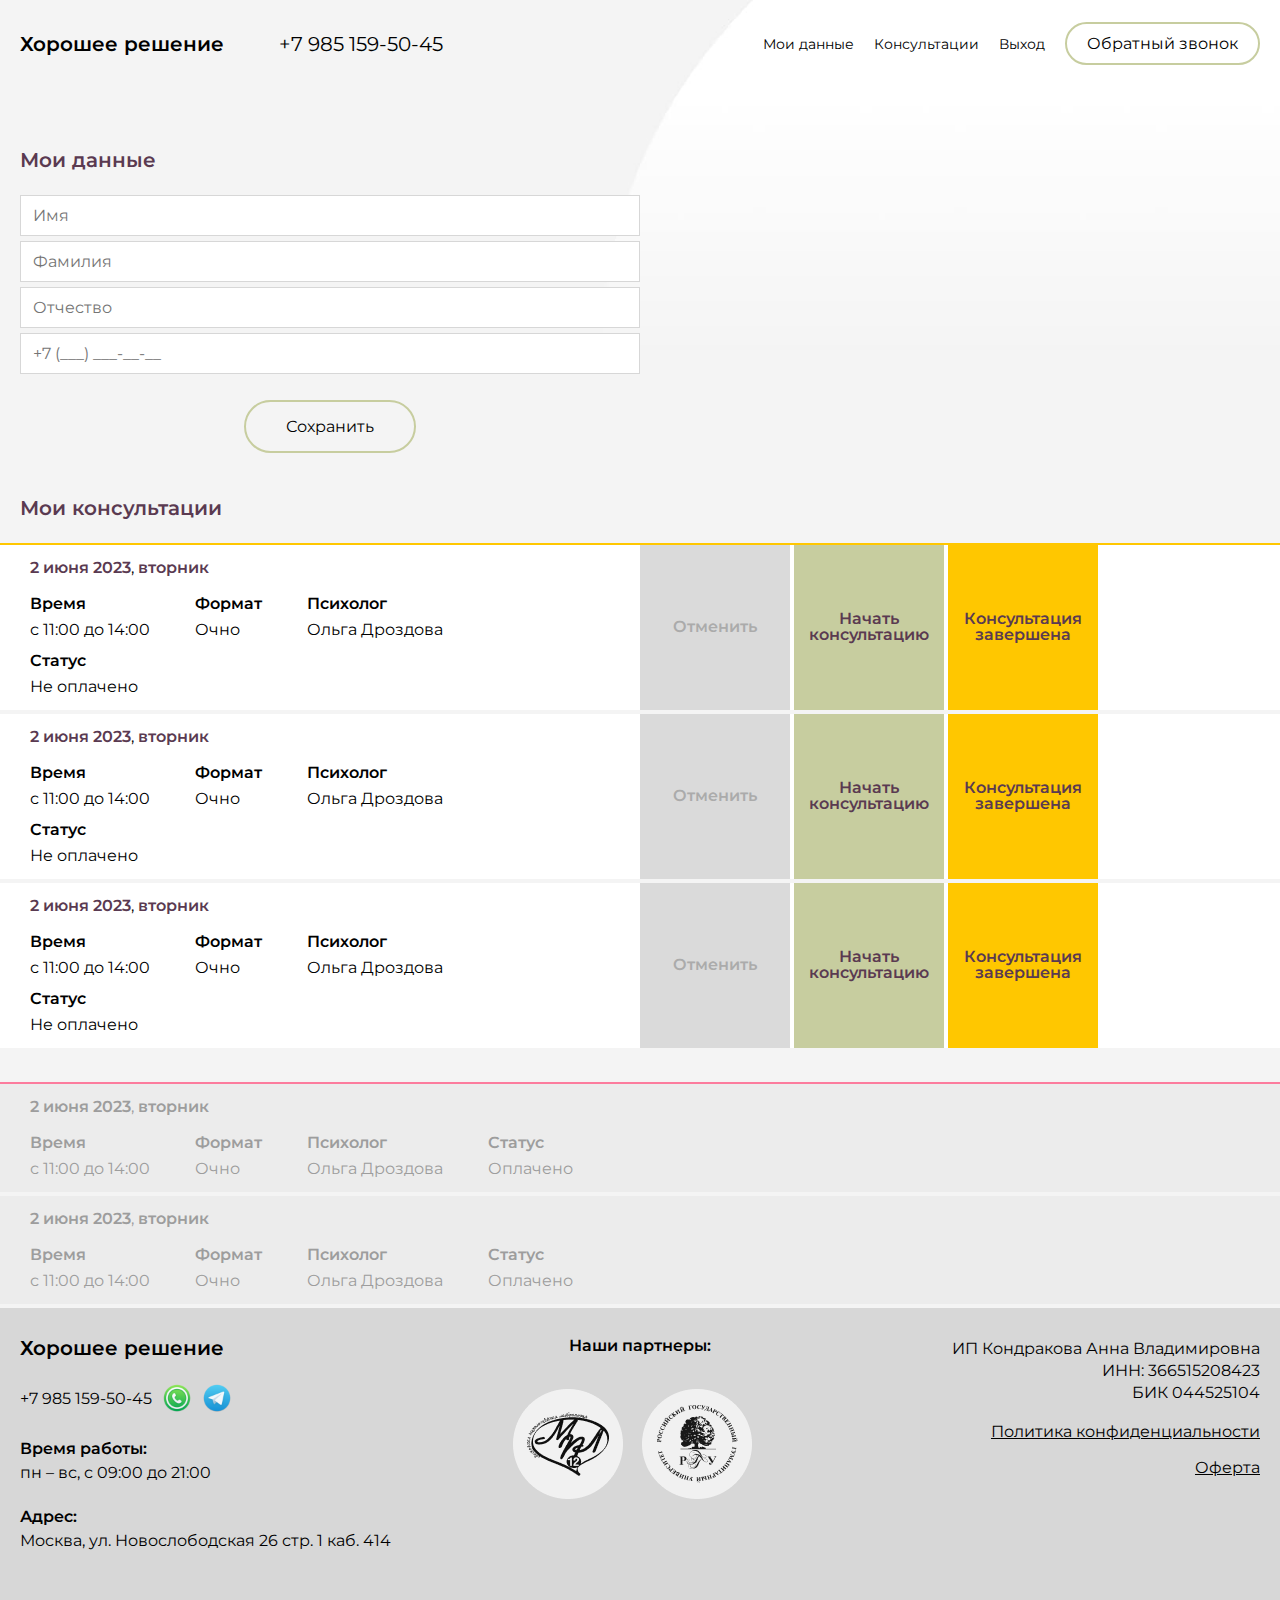
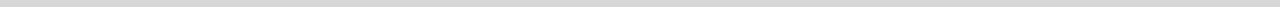
<file: doctors-lk.html>
<!doctype html>
<html lang="en">
  <head>
    <!-- Required meta tags -->
    <meta charset="utf-8">
    <meta name="viewport" content="width=device-width, initial-scale=1, shrink-to-fit=no">

    <!-- Bootstrap CSS -->
    <link rel="stylesheet" href="https://cdn.jsdelivr.net/npm/bootstrap@4.4.1/dist/css/bootstrap.min.css" integrity="sha384-Vkoo8x4CGsO3+Hhxv8T/Q5PaXtkKtu6ug5TOeNV6gBiFeWPGFN9MuhOf23Q9Ifjh" crossorigin="anonymous">

    <link rel="stylesheet" href="assets/css/style.css">
    
    <title>Хорошее решение</title>
  </head>
  <body>
    <header id="header">
        <div class="container">
          <div class="row header__row">
            <div class="col-xl-4 col-lg-4 col-md-4 col-sm-12 col-xs-12 header__main">
               <div class="header__main_logo">
                <a href="/">Хорошее решение</a>
               </div>
               <div class="header__main_phone">
                <a href="tel:+79851595045">+7 985 159-50-45</a>
               </div>
            </div>
            <div class="col-xl-8 col-lg-8 col-md-8 col-sm-12 col-xs-12 header__menu">
              <nav class="header__menu_nav">
                <ul>
                  <li><a href="">Мои данные</a></li>
                  <li><a href="">Консультации</a></li>
                  <li><a href="">Выход</a></li>
                </ul>
              </nav>
              <div class="header__menu_btn to_callback callback_btn">
                <a href="#callback__form">Обратный звонок</a>
              </div>
            </div>
          </div>
        </div>
      </header>
      <div class="mobile__header">
        <div class="container">
          <div class="row">
              <div class="col-5 mobile__header_logo">
                  <a href="/">Хорошее<br />решение</a>
                </div>
                <div class="col-7">
                      <div class="header__menu_btn to_callback callback_btn">
                          <a href="#callback__form">Обратный звонок</a>
                    </div>
                </div>
          </div>
          <div class="row mobile__nav">
              <div class="col-12 header__menu_nav">
                  <ul>
                      <li><a href="">Мои данные</a></li>
                      <li><a href="">Консультации</a></li>
                      <li><a href="">Выход</a></li>
                  </ul>
              </div>
          </div>
        </div>
      </div>

      <section class="profile">
        <div class="container">
          <div class="row">
            <div class="col-xxl-6 col-xl-6 col-lg6 col-12">
              <form action="" class="default__form">
                <div class="title default__title left">
                    Мои данные
                </div>
                <div class="input__list">
                    <input type="text" placeholder="Имя">
                    <input type="text" placeholder="Фамилия">
                    <input type="text" placeholder="Отчество">
                    <input type="tel" placeholder="+7 (___) ___-__-__"> <br>
                  <button type="submit" class="btn callback__btn"><div>Сохранить</div></button>
                </div>
              </form>
            </div>
          </div>
        </div>
      </section>

      <section class="consultations" id="consultations_active">
            <div class="row">
                <div class="container">
                    <div class="col-12">
                        <div class="title default__title left">
                            Мои консультации
                        </div>
                    </div>
                </div>
            </div>
            <div class="row consultations__container">
              <div class="col-12 consultations__item">
                  <div class="consultations_main">
                      <div class="consultations__date"><span id="date">2 июня 2023</span>, <span id="day">вторник</span></div>
                      <div class="consultations__time consultations__item_desc">
                          <div class="title">Время</div>
                          <div class="desc">с 11:00 до 14:00</div>
                      </div>
                      <div class="consultations__format consultations__item_desc">
                          <div class="title">Формат</div>
                          <div class="desc">Очно</div>
                      </div>
                      <div class="consultations__doctor consultations__item_desc">
                          <div class="title">Психолог</div>
                          <div class="desc">Ольга Дроздова</div>
                      </div>
                      <div class="consultations__status consultations__item_desc">
                          <div class="title">Статус</div>
                          <div class="desc">Не оплачено</div>
                      </div>
                  </div>
                  <div class="consultations__interaction">
                    <button class="consultations__buy cancel"><a href="">Отменить</a></button>
                    <button class="consultations__start start"><a href="">Начать консультацию</a></button>
                    <button class="consultations__buy performed"><a href="">Консультация завершена</a></button>
                  </div>
              </div>
          </div>
          <div class="row consultations__container">
            <div class="col-12 consultations__item">
                <div class="consultations_main">
                    <div class="consultations__date"><span id="date">2 июня 2023</span>, <span id="day">вторник</span></div>
                    <div class="consultations__time consultations__item_desc">
                        <div class="title">Время</div>
                        <div class="desc">с 11:00 до 14:00</div>
                    </div>
                    <div class="consultations__format consultations__item_desc">
                        <div class="title">Формат</div>
                        <div class="desc">Очно</div>
                    </div>
                    <div class="consultations__doctor consultations__item_desc">
                        <div class="title">Психолог</div>
                        <div class="desc">Ольга Дроздова</div>
                    </div>
                    <div class="consultations__status consultations__item_desc">
                        <div class="title">Статус</div>
                        <div class="desc">Не оплачено</div>
                    </div>
                </div>
                <div class="consultations__interaction">
                  <button class="consultations__buy cancel"><a href="">Отменить</a></button>
                  <button class="consultations__start start"><a href="">Начать консультацию</a></button>
                  <button class="consultations__buy performed"><a href="">Консультация завершена</a></button>
                </div>
            </div>
        </div>
        <div class="row consultations__container">
          <div class="col-12 consultations__item">
              <div class="consultations_main">
                  <div class="consultations__date"><span id="date">2 июня 2023</span>, <span id="day">вторник</span></div>
                  <div class="consultations__time consultations__item_desc">
                      <div class="title">Время</div>
                      <div class="desc">с 11:00 до 14:00</div>
                  </div>
                  <div class="consultations__format consultations__item_desc">
                      <div class="title">Формат</div>
                      <div class="desc">Очно</div>
                  </div>
                  <div class="consultations__doctor consultations__item_desc">
                      <div class="title">Психолог</div>
                      <div class="desc">Ольга Дроздова</div>
                  </div>
                  <div class="consultations__status consultations__item_desc">
                      <div class="title">Статус</div>
                      <div class="desc">Не оплачено</div>
                  </div>
              </div>
              <div class="consultations__interaction">
                <button class="consultations__buy cancel"><a href="">Отменить</a></button>
                <button class="consultations__start start"><a href="">Начать консультацию</a></button>
                <button class="consultations__buy performed"><a href="">Консультация завершена</a></button>
              </div>
          </div>
      </div>
      </section>

      <section class="consultations" id="consultations_passed">
        <div class="row consultations__container" id="passed">
            <div class="col-12 consultations__item">
                <div class="consultations_main">
                    <div class="consultations__date"><span id="date">2 июня 2023</span>, <span id="day">вторник</span></div>
                    <div class="consultations__time consultations__item_desc">
                        <div class="title">Время</div>
                        <div class="desc">с 11:00 до 14:00</div>
                    </div>
                    <div class="consultations__format consultations__item_desc">
                        <div class="title">Формат</div>
                        <div class="desc">Очно</div>
                    </div>
                    <div class="consultations__doctor consultations__item_desc">
                        <div class="title">Психолог</div>
                        <div class="desc">Ольга Дроздова</div>
                    </div>
                    <div class="consultations__status consultations__item_desc">
                        <div class="title">Статус</div>
                        <div class="desc">Оплачено</div>
                    </div>
                </div>
            </div>
        </div>
        <div class="row consultations__container" id="passed">
            <div class="col-12 consultations__item">
                <div class="consultations_main">
                    <div class="consultations__date"><span id="date">2 июня 2023</span>, <span id="day">вторник</span></div>
                    <div class="consultations__time consultations__item_desc">
                        <div class="title">Время</div>
                        <div class="desc">с 11:00 до 14:00</div>
                    </div>
                    <div class="consultations__format consultations__item_desc">
                        <div class="title">Формат</div>
                        <div class="desc">Очно</div>
                    </div>
                    <div class="consultations__doctor consultations__item_desc">
                        <div class="title">Психолог</div>
                        <div class="desc">Ольга Дроздова</div>
                    </div>
                    <div class="consultations__status consultations__item_desc">
                        <div class="title">Статус</div>
                        <div class="desc">Оплачено</div>
                    </div>
                </div>
            </div>
        </div>
      </section>

      <footer id="footer">
        <div class="container">
          <div class="row">
            <div class="col-xl-4 col-lg-4 col-md-4 col-sm-12 footer__info">
              <div class="footer__info_logo">
                <a href="/">Хорошее решение</a>
              </div>
              <div class="footer__info_phone">
                <a class="phone" href="tel:+79851595045">+7 985 159-50-45</a>
                <a class="social" href="https://wa.me/79851595045" target="_blanc">
                    <img src="assets/img/icons/whatsapp.png">
                </a>
                <a class="social" href="https://t.me/Horoshee_reshenie" target="_blanc">
                    <img src="assets/img/icons/tg.png">
                </a>
              </div>
              <div class="footer__info_hours">
                <div class="title">Время работы:</div>
                <div class="txt">пн – вс, с 09:00 до 21:00</div>
              </div>
              <div class="footer__info_adress">
                <div class="title">Адрес:</div>
                <div class="txt">Москва, ул. Новослободская 26 стр. 1 каб. 414</div>
              </div>
            </div>
            <div class="col-xl-4 col-lg-4 col-md-4 col-sm-12 footer__partners">
              <div class="title">Наши партнеры:</div>
              <div class="partenrs__logo">
                <img src="assets/img/logo/logo1.png" alt="">
                <img src="assets/img/logo/logo2.png" alt="">
              </div>
            </div>
            <div class="col-xl-4 col-lg-4 col-md-4 col-sm-12 footer__about">
              <div class="footer__documents">
                <div class="txt name">ИП Кондракова Анна Владимировна</div>
                <div class="txt inn">ИНН: 366515208423</div>
                <div class="txt bik">БИК 044525104</div>
                <div class="links">
                  <a href="">Политика конфиденциальности</a>
                  <a href="">Оферта</a>
                </div>
              </div>
            </div>
          </div>
        </div>
      </footer>

<!-- Optional JavaScript -->
<!-- jQuery first, then Popper.js, then Bootstrap JS -->
<script src="https://code.jquery.com/jquery-3.4.1.slim.min.js" integrity="sha384-J6qa4849blE2+poT4WnyKhv5vZF5SrPo0iEjwBvKU7imGFAV0wwj1yYfoRSJoZ+n" crossorigin="anonymous"></script>
<script src="https://cdn.jsdelivr.net/npm/popper.js@1.16.0/dist/umd/popper.min.js" integrity="sha384-Q6E9RHvbIyZFJoft+2mJbHaEWldlvI9IOYy5n3zV9zzTtmI3UksdQRVvoxMfooAo" crossorigin="anonymous"></script>
<script src="https://cdn.jsdelivr.net/npm/bootstrap@4.4.1/dist/js/bootstrap.min.js" integrity="sha384-wfSDF2E50Y2D1uUdj0O3uMBJnjuUD4Ih7YwaYd1iqfktj0Uod8GCExl3Og8ifwB6" crossorigin="anonymous"></script>
</body>
</html>
</file>
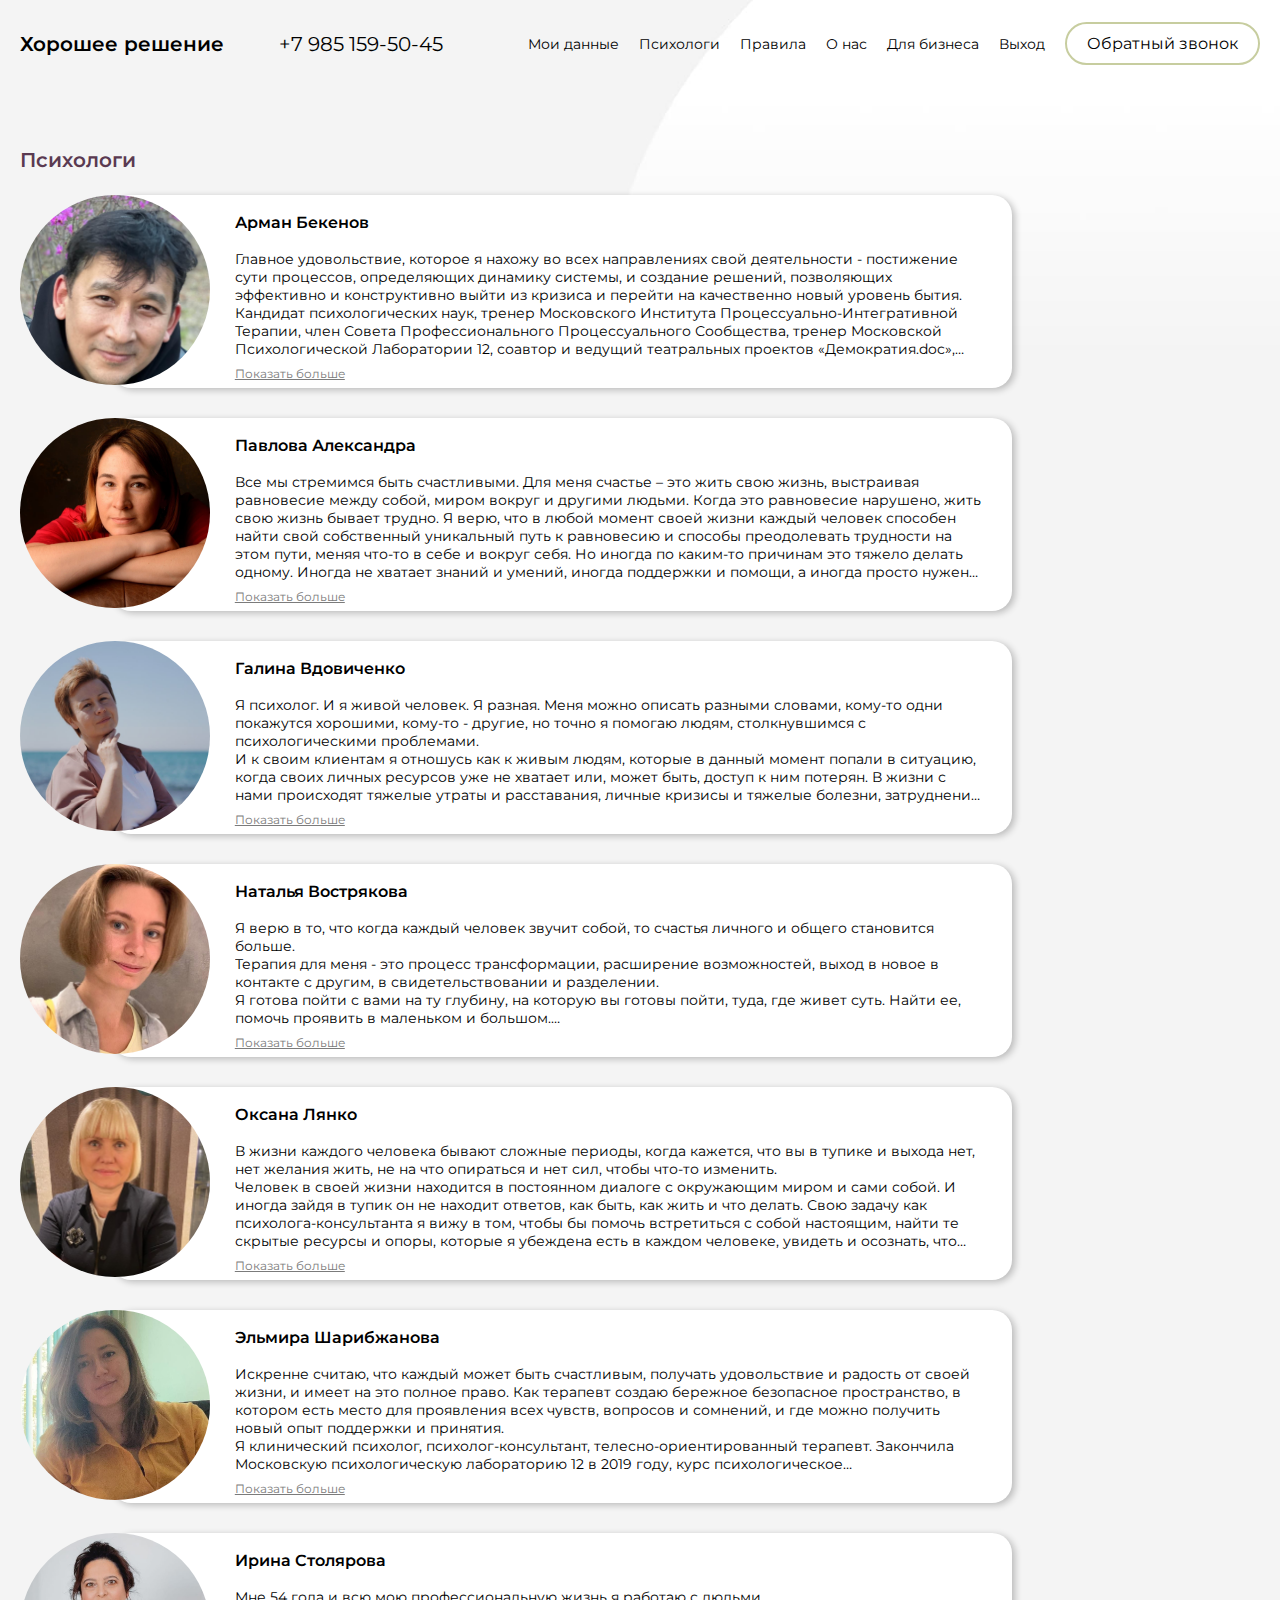
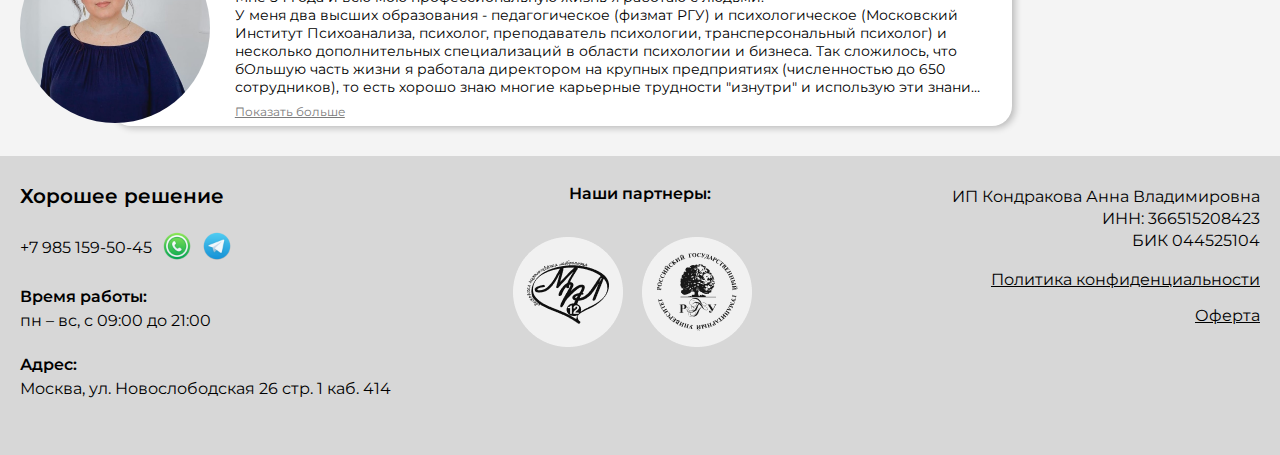
<file: doctors.html>
<!doctype html>
<html lang="en">
  <head>
    <!-- Required meta tags -->
    <meta charset="utf-8">
    <meta name="viewport" content="width=device-width, initial-scale=1, shrink-to-fit=no">

    <!-- Bootstrap CSS -->
    <link rel="stylesheet" href="https://cdn.jsdelivr.net/npm/bootstrap@4.4.1/dist/css/bootstrap.min.css" integrity="sha384-Vkoo8x4CGsO3+Hhxv8T/Q5PaXtkKtu6ug5TOeNV6gBiFeWPGFN9MuhOf23Q9Ifjh" crossorigin="anonymous">

    <link rel="stylesheet" href="assets/css/style.css">
    
    <title>Хорошее решение</title>
  </head>
  <body>
    <header id="header">
      <div class="container">
        <div class="row header__row">
          <div class="col-xl-4 col-lg-4 col-md-4 col-sm-12 col-xs-12 header__main">
             <div class="header__main_logo">
              <a href="/">Хорошее решение</a>
             </div>
             <div class="header__main_phone">
              <a href="tel:+79851595045">+7 985 159-50-45</a>
             </div>
          </div>
          <div class="col-xl-8 col-lg-8 col-md-8 col-sm-12 col-xs-12 header__menu">
            <nav class="header__menu_nav">
              <ul>
                <li><a href="">Мои данные</a></li>
                <li><a href="">Психологи</a></li>
                <li><a href="">Правила</a></li>
                <li><a href="">О нас</a></li>
                <li><a href="">Для бизнеса</a></li>
                <li><a href="">Выход</a></li>
              </ul>
            </nav>
            <div class="header__menu_btn to_callback callback_btn">
              <a href="#callback__form">Обратный звонок</a>
            </div>
          </div>
        </div>
      </div>
    </header>
    <div class="mobile__header">
      <div class="container">
        <div class="row">
            <div class="col-5 mobile__header_logo">
                <a href="/">Хорошее<br />решение</a>
              </div>
              <div class="col-7">
                    <div class="header__menu_btn to_callback callback_btn">
                        <a href="#callback__form">Обратный звонок</a>
                  </div>
              </div>
        </div>
        <div class="row mobile__nav">
            <div class="col-12 header__menu_nav">
                <ul>
                    <li><a href="">Мои данные</a></li>
                    <li><a href="">Психологи</a></li>
                    <li><a href="">Правила</a></li>
                    <li><a href="">О нас</a></li>
                    <li><a href="">Для бизнеса</a></li>
                    <li><a href="">Выход</a></li>
                </ul>
            </div>
        </div>
      </div>
    </div>

      <section class="doctors">
        <div class="container">
            <div class="row">
                <div class="col-12">
                    <div class="title default__title left">
                        Психологи
                    </div>
                </div>
                <div class="col-12 doctors__item">
                    <div class="doctors__photo"><img src="assets/img/doctors/arman.jpeg" alt=""></div>
                    <div class="doctors__about">
                        <div class="doctors__about_title"><span class="direction">Психолог</span><span class="name">Арман Бекенов</span></div>
                        <div class="doctors__about_desc">
                            <p>Главное удовольствие, которое я нахожу во всех направлениях свой деятельности - постижение сути процессов, определяющих динамику системы, и создание решений, позволяющих эффективно и конструктивно выйти из кризиса и перейти на качественно новый уровень бытия. <br>
                            Кандидат психологических наук, тренер Московского Института Процессуально-Интегративной Терапии, член Совета Профессионального Процессуального Сообщества, тренер Московской Психологической Лаборатории 12, соавтор и ведущий театральных проектов «Демократия.doc», «Общество Анонимных Художников», «Большой Город», «Кризис», член художественного совета театра имени Йозефа Бойса. Женат, есть сын.</p>
                            <p>Первый ВУЗ – Литературный Институт им. Горького. Отделение прозы.</p>
                          <p>Второй ВУЗ – Российский Государственный Гуманитарный Университет, институт психологии им. Выготского. Писал диплом и кандидатскую диссертацию под руководством Виталия Константиновича Шабельникова. Специализация – педагогическая психология.</p>
                          <p>Профессиональную деятельность начинал в журналистике.</p>
                          <p>Затем начался корпоративный период моей жизни. Работал в сфере HR и организационного консультирования.</p>
                          <p>После этого ушел на поиски себя. Изучал различные направления современной практической психологии. Нашел себя в процессуально-ориентированной психологии. Учился у Елены Романченко и Дмитрия Валуева. Счастлив работать с ними по сей день!</p>
                          <p>Веду индивидуальное консультирование, обучающие группы по процессуально-ориентированной терапии, тренинги и семинары.</p>
                        </div>
                        <div class="show__more">Показать больше</div>
                    </div>
                </div>
                <div class="col-12 doctors__item">
                    <div class="doctors__photo"><img src="assets/img/doctors/aleksandra.jpeg" alt=""></div>
                    <div class="doctors__about">
                        <div class="doctors__about_title"><span class="direction">Психолог</span><span class="name">Павлова Александра</span></div>
                        <div class="doctors__about_desc">
                            <p>Все мы стремимся быть счастливыми. Для меня счастье – это жить свою жизнь, выстраивая равновесие между собой, миром вокруг и другими людьми. Когда это равновесие нарушено, жить свою жизнь бывает трудно. Я верю, что в любой момент своей жизни каждый человек способен найти свой собственный уникальный путь к равновесию и способы преодолевать трудности на этом пути, меняя что-то в себе и вокруг себя. Но иногда по каким-то причинам это тяжело делать одному. Иногда не хватает знаний и умений, иногда поддержки и помощи, а иногда просто нужен другой человек рядом. Я как психолог готова быть этим человеком: делиться знаниями, оказывать поддержку, помогать обретать новые навыки и сопровождать вас на вашем пути. <br>
                            Мои главные ценности в работе: профессионализм, безопасность, открытость, честность. Ближе всего мне гуманистическое направление, но работаю я мультимодально, поэтому часто использую техники и инструменты из других направлений, если они подходят клиенту (когнитивно-поведенческая терапия, транзактный анализ, экзистенциальный анализ, психодрама, арт-терапия, бодинамика, телесная терапия, эмоционально-образная терапия и др.)</p>
                          <p>Темы, с которыми работаю:</p>
                          <ul>
                          <li>отношения с другими людьми, с миром, с самим собой</li>
                          <li>самоценность и самооценка</li>
                          <li>поиск ресурсов и внутренних опор</li>
                          <li>выстраивание личных границ</li>
                          <li>самореализация, осознание и проявление себя, своих потребностей и ценностей</li>
                          <li>страхи, тревожность</li>
                          <li>эмоции и чувства (в том числе эмоциональное выгорание, проживание потери)</li>
                          <li>проживание личных кризисов</li>
                          </ul>
                          <p>Я не работаю: с детьми и с людьми, у которых диагностировано психическое расстройство.</p>
                          <p>Психологическое образование:</p>
                          <ul>
                          <li>МИП, профессиональная переподготовка «Основы психологической науки и практики» (2021-2022)</li>
                          <li>МИП, магистратура по направлению Консультативная психология (2022-учусь сейчас)</li>
                          <li>МПЛ12, Базовый курс «Психологическое консультирование (2021-2022)</li>
                          <li>МПЛ12, курс «Стратегии работы с эмоциями» (2023)</li>
                          <li>МПЛ12, специализация «Работа с зависимостями» (2022-2023)</li>
                          <li>МПЛ12, специализация «Психодрама в индивидуальном консультировании» (2023-учусь сейчас)</li>
                          </ul>
                          <br>
                        </div>
                        <div class="show__more">Показать больше</div>
                    </div>
                </div>
                <div class="col-12 doctors__item">
                    <div class="doctors__photo"><img src="assets/img/doctors/galina.jpeg" alt=""></div>
                    <div class="doctors__about">
                        <div class="doctors__about_title"><span class="direction">Психолог</span><span class="name">Галина Вдовиченко</span></div>
                        <div class="doctors__about_desc">
                            <p>Я психолог. И я живой человек. Я разная. Меня можно описать разными словами,
                              кому-то одни покажутся хорошими, кому-то - другие, но точно я помогаю людям,
                              столкнувшимся с психологическими проблемами. <br>
                              И к своим клиентам я отношусь как к живым людям, которые в данный момент попали в ситуацию, когда своих личных ресурсов уже не хватает или, может быть, доступ к ним потерян. В жизни с нами происходят тяжелые утраты и расставания, личные кризисы и тяжелые болезни, затруднения в понимании себя и других по отношению к тебе, страхи, ощущение «хождения по кругу» из года в год, путаница в жизни. Да мало ли что еще мешает радоваться жизни, «дышать полной грудью»! Порой кажется, что незначительная мелочь приносит массу негативных эмоций и страданий. Важно не только то, что с нами происходит, но и то, как мы к этому относимся.</p>
                          <p>В моем кабинете мы вместе найдем выход из лабиринта текущих проблем и сложностей. У вас появится возможность взглянуть на ситуацию со стороны, увидеть другие пути, скрытые от взора «изнутри». Вместе искать идеи, решения и способы жить лучше значительно эффективнее. Да и никто не обязан идти по жизни в одиночестве. У каждого человека есть право получить помощь и поддержку. Мы способны на очень многое, если рядом есть тот, кто может поддержать начинания без критики, осуждений и оценок.</p>
                          <p>Образование:</p>
                          <ul>
                          <li>Высшее экономическое (МТУСИ)</li>
                          <li>Профессиональная переподготовка по специальности «Психолог-консультант в области практической психологии» (МГСУ)</li>
                          </ul>
                          <p>Базовый курс подготовки психологов-консультантов (МПЛ 12)</p>
                          <p>Повышение квалификации:</p>
                          <ul>
                          <li>«Телесно-ориентированная терапия» (институт интегративной психологии и психотерапии)</li>
                          <li>«Эриксоновский гипноз» (институт Милтона Эриксона)</li>
                          </ul>
                          <p>Специализации:</p>
                          <ul>
                          <li>Системная семейная терапия</li>
                          <li>Структурные и семейные расстановки в терапии и консультировании</li>
                          <li>Работа с травмой</li>
                          <li>Компакт-курсы по работе с материнской и отцовской фигурами</li>
                          </ul>
                          <br>
                        </div>
                        <div class="show__more">Показать больше</div>
                    </div>
                </div>
                <div class="col-12 doctors__item">
                    <div class="doctors__photo"><img src="assets/img/doctors/natalia.jpeg" alt=""></div>
                    <div class="doctors__about">
                        <div class="doctors__about_title"><span class="direction">Психолог</span><span class="name">Наталья Вострякова</span></div>
                        <div class="doctors__about_desc">
                            <p>Я верю в то, что когда каждый человек звучит собой, то счастья личного и общего становится больше.
                              <br>
                              Терапия для меня - это процесс трансформации, расширение возможностей, выход в новое в контакте с другим, в свидетельствовании и разделении.<br>
                                Я готова пойти с вами на ту глубину, на которую вы готовы пойти, туда, где живет суть. Найти ее, помочь проявить в маленьком и большом.<br>
                                Мне нравится подсвечивать уникальность каждого, играя, пробуждать к жизни.<br>
                                Я могу помочь и сопровождать вас в процессе становления более живыми, спонтанными. Творить свою жизнь смело и открыто, проявлять импульсы своего сердца.<br>
                                Жить из ресурса полно, изобильно.<br>
                                Красиво видеть трансформацию человека и быть причастной к этому чуду.<br>
                                Это очень про расширение жизни, когда жизни становится больше.</p>
                                
                                <p>Я вижу, как оживают люди. Как расширяется зона возможностей, как свободы выбирать становится больше, как теплеет то, что было заморожено и восстанавливаются связи.<br>
                                Понимаю как ценен контакт между людьми.<br>
                                И как ценен терапевтический контакт, когда терапевт за тебя, для тебя и действует из точки любви.</p>
                                
                                <p>Приглашаю на терапию ко мне, если вам откликаются мои слова.<br>
                                Ведь клиент находит психолога, а психолог своим звучанием создаёт ориентир для клиента - то, не то.<br>
                                Важно найти своего.<br>
                                Как и во всем.<br>
                                __<br>
                                Образование, специализации<br>
                                - ГКА<br>
                                Высшее психологические образование по специальности ‘Психолог. Преподаватель психологии. Клинический психолог’ (2004-2009)<br>
                                - Генезис практик<br>
                                Специальность ‘Тренер психологических тренингов’ (2007-2008)<br>
                                - МПЛ-12<br>
                                Курс ‘Непросто вместе’ (2021, 2022)<br>
                                - МПЛ-12<br>
                                Курс ‘Сила чувств’ (2021)<br>
                                - МПЛ-12<br>
                                Специализация ‘Арт-терапия’ (2021-2022)<br>
                                - МПЛ-12<br>
                                Базовый курс ‘Психологическое консультирование’ (2021-2022)<br>
                                - МПЛ-12<br>
                                Курс ‘Лотосы в огне’ (2021-2022)<br>
                                - МПЛ-12<br>
                                Специализация ‘Работа с травмой’<br>
                                2022г.- 2023г (в процессе обучения)<br>
                                __<br>
                                - работа с потерями (развод, завершение отношений, смерть)<br>
                                - ресурс<br>
                                - саморегуляция<br>
                                - личные границы<br>
                                - смысл<br>
                                - уникальность<br>
                                - творчество и проявление себя в мир<br>
                                - контакт с собой, другими, с миром<br>
                                - работа с травмой, ПТСР<br>
                                - прохождение кризисов</p>
                                
                                <p>Не работаю с химическими зависимостями<br>
                                __<br>
                                В личной терапии 7 лет.<br>
                                2021 - МПЛ-12. Выездной тренинг ‘Линия жизни’. Участник.<br>
                                2023 - арт терапевтическая группа ‘Дары травмы’ с Китом Лорингом. Участник.<br>
                                </p>
                            </p>
                        </div>
                        <div class="show__more">Показать больше</div>

                    </div>
                </div>
                <div class="col-12 doctors__item">
                    <div class="doctors__photo"><img src="assets/img/doctors/oksana.jpeg" alt=""></div>
                    <div class="doctors__about">
                        <div class="doctors__about_title"><span class="direction">Психолог</span><span class="name">Оксана Лянко</span></div>
                        <div class="doctors__about_desc">
                          <p>В жизни каждого человека бывают сложные периоды, когда кажется, что вы в тупике и выхода нет, нет желания жить, не на что опираться и нет сил, чтобы что-то изменить. <br>
                            Человек в своей жизни находится в постоянном диалоге с окружающим миром и сами собой. И иногда зайдя в тупик он не находит ответов, как быть, как жить и что делать. Свою задачу как психолога-консультанта я вижу в том, чтобы бы помочь встретиться с собой настоящим, найти те скрытые ресурсы и опоры, которые я убеждена есть в каждом человеке, увидеть и осознать, что лично для вас является важным в жизни, и сформулировать те смыслы, которые помогут Вам жить с внутренним согласием.</p>
                            
                            <p>Образование, основные программы:<br>
                            Профессиональная переподготовка по специальности «Психологическое консультирование» (РГСУ);<br>
                            «Экзистенциальный анализ» международная программа обучения под руководством Альфреда Лэнгли (Высшая школа психологии, GLE International);<br>
                            Базовый курс подготовки психологов-консультантов (МПЛ12);<br>
                            Специализация по работе с психологической травмой (шоковая травма и травмы развития, МПЛ12);<br>
                            Специализация по работе в процессуальном подходе (МПЛ12);<br>
                            Специализация по работе с зависимостями (МПЛ12);<br>
                            </p>
                        </div>
                        <div class="show__more">Показать больше</div>
                    </div>
                </div>
                <div class="col-12 doctors__item">
                  <div class="doctors__photo"><img src="assets/img/doctors/elmira.jpeg" alt=""></div>
                  <div class="doctors__about">
                      <div class="doctors__about_title"><span class="direction">Психолог</span><span class="name">Эльмира Шарибжанова</span></div>
                      <div class="doctors__about_desc">
                        <p>Искренне считаю, что каждый может быть счастливым, получать удовольствие и радость от своей жизни, и имеет на это полное право. Как терапевт создаю бережное безопасное пространство, в котором есть место для проявления всех чувств, вопросов и сомнений, и где можно получить новый опыт поддержки и принятия.
                          <br>Я клинический психолог, психолог-консультант, телесно-ориентированный терапевт. Закончила Московскую психологическую лабораторию 12 в 2019 году, курс психологическое консультирование, так же в 2019 получила специализацию в телесной терапии по А. Лоуэну. В 2021 году закончила обучение на факультете переподготовки по клинической психологии в Институте дополнительного образования РГГУ. Веду частную практику с 2019 года, постоянно повышаю квалификацию и учусь новым методам работы. <br>
                        На данный момент обучаюсь на программе мастер в Российском представительстве Центра Стратегической Терапии (Ареццо, Италия) по программе краткосрочная стратегическая терапия (КСТ). Это метод, который успешно работает с такими проблемами как панические атаки, социальные фобии, обсессивно-компульсивные расстройства, расстройства пищевого поведения, зависимости. Так же в конце 2022 года прошла сертифицированное обучение по программе работа с травмой (шок, ПТСР, травмы развития) в Школе Интегративно-Соматической психотерапии. Основная сфера интересов в психологии - самооценка, сложности во взаимоотношениях с собой и с другими, тревожность, панические атаки, фобии, страхи, созависимость, психосоматика, депрессивные состояния, работа с непереносимыми эмоциональными состояниями. <br>
                        </p>
                      </div>
                      <div class="show__more">Показать больше</div>
                  </div>
              </div>
              <div class="col-12 doctors__item">
                  <div class="doctors__photo"><img src="assets/img/doctors/irina.jpg" alt=""></div>
                  <div class="doctors__about">
                      <div class="doctors__about_title"><span class="direction">Психолог</span><span class="name">Ирина Столярова</span></div>
                      <div class="doctors__about_desc">
                        <p>Мне 54 года и всю мою профессиональную жизнь я работаю с людьми.<br>
                          У меня два высших образования - педагогическое (физмат РГУ) и психологическое (Московский Институт Психоанализа, психолог, преподаватель психологии, трансперсональный психолог) и несколько дополнительных специализаций в области психологии и бизнеса. Так сложилось, что бОльшую часть жизни я работала директором на крупных предприятиях (численностью до 650 сотрудников), то есть хорошо знаю многие карьерные трудности "изнутри" и использую эти знания во взаимодействии с клиентскими ситуациями .В последние 10 лет моя деятельность сосредоточена в области психологического и организационного консультирования и обучения. Главным в своей профессии я считаю поддержку человека в узнавании, понимании и принятии самого себя, без этого трудно понять других людей.<br>
                          Наиболее полезна я бываю клиентам с такими запросами, как:<br>
                          - сложности в отношениях с близкими или коллегами;<br>
                          - взаимодействие с детьми-подростками;<br>
                          - трудности на пути карьерного роста (ценностный потенциал, выгорание, выстраивание отношений в команде) ;<br>
                          - работа с персональным ресурсом и эмоциями.<br>
                          До встречи на консультациях!<br>
                          </p>
                      </div>
                      <div class="show__more">Показать больше</div>
                  </div>
              </div>
            </div>
        </div>
      </section>

      <script>
        var showMoreButtons = document.querySelectorAll(".show__more");

        showMoreButtons.forEach(function(button) {
          button.addEventListener("click", function() {
              var doctorsAboutDesc = this.parentNode.querySelector(".doctors__about_desc");
              doctorsAboutDesc.classList.toggle("show");

              if (doctorsAboutDesc.classList.contains("show")) {
                  this.textContent = "Скрыть";
              } else {
                  this.textContent = "Показать больше";
              }
          });
        });
      </script>

      <footer id="footer">
        <div class="container">
          <div class="row">
            <div class="col-xl-4 col-lg-4 col-md-4 col-sm-12 footer__info">
              <div class="footer__info_logo">
                <a href="/">Хорошее решение</a>
              </div>
              <div class="footer__info_phone">
                <a class="phone" href="tel:+79851595045">+7 985 159-50-45</a>
                <a class="social" href="https://wa.me/79851595045" target="_blanc">
                    <img src="assets/img/icons/whatsapp.png">
                </a>
                <a class="social" href="https://t.me/Horoshee_reshenie" target="_blanc">
                    <img src="assets/img/icons/tg.png">
                </a>
              </div>
              <div class="footer__info_hours">
                <div class="title">Время работы:</div>
                <div class="txt">пн – вс, с 09:00 до 21:00</div>
              </div>
              <div class="footer__info_adress">
                <div class="title">Адрес:</div>
                <div class="txt">Москва, ул. Новослободская 26 стр. 1 каб. 414</div>
              </div>
            </div>
            <div class="col-xl-4 col-lg-4 col-md-4 col-sm-12 footer__partners">
              <div class="title">Наши партнеры:</div>
              <div class="partenrs__logo">
                <img src="assets/img/logo/logo1.png" alt="">
                <img src="assets/img/logo/logo2.png" alt="">
              </div>
            </div>
            <div class="col-xl-4 col-lg-4 col-md-4 col-sm-12 footer__about">
              <div class="footer__documents">
                <div class="txt name">ИП Кондракова Анна Владимировна</div>
                <div class="txt inn">ИНН: 366515208423</div>
                <div class="txt bik">БИК 044525104</div>
                <div class="links">
                  <a href="">Политика конфиденциальности</a>
                  <a href="">Оферта</a>
                </div>
              </div>
            </div>
          </div>
        </div>
      </footer>

<!-- Optional JavaScript -->
<!-- jQuery first, then Popper.js, then Bootstrap JS -->
<script src="https://code.jquery.com/jquery-3.4.1.slim.min.js" integrity="sha384-J6qa4849blE2+poT4WnyKhv5vZF5SrPo0iEjwBvKU7imGFAV0wwj1yYfoRSJoZ+n" crossorigin="anonymous"></script>
<script src="https://cdn.jsdelivr.net/npm/popper.js@1.16.0/dist/umd/popper.min.js" integrity="sha384-Q6E9RHvbIyZFJoft+2mJbHaEWldlvI9IOYy5n3zV9zzTtmI3UksdQRVvoxMfooAo" crossorigin="anonymous"></script>
<script src="https://cdn.jsdelivr.net/npm/bootstrap@4.4.1/dist/js/bootstrap.min.js" integrity="sha384-wfSDF2E50Y2D1uUdj0O3uMBJnjuUD4Ih7YwaYd1iqfktj0Uod8GCExl3Og8ifwB6" crossorigin="anonymous"></script>
</body>
</html>
</file>
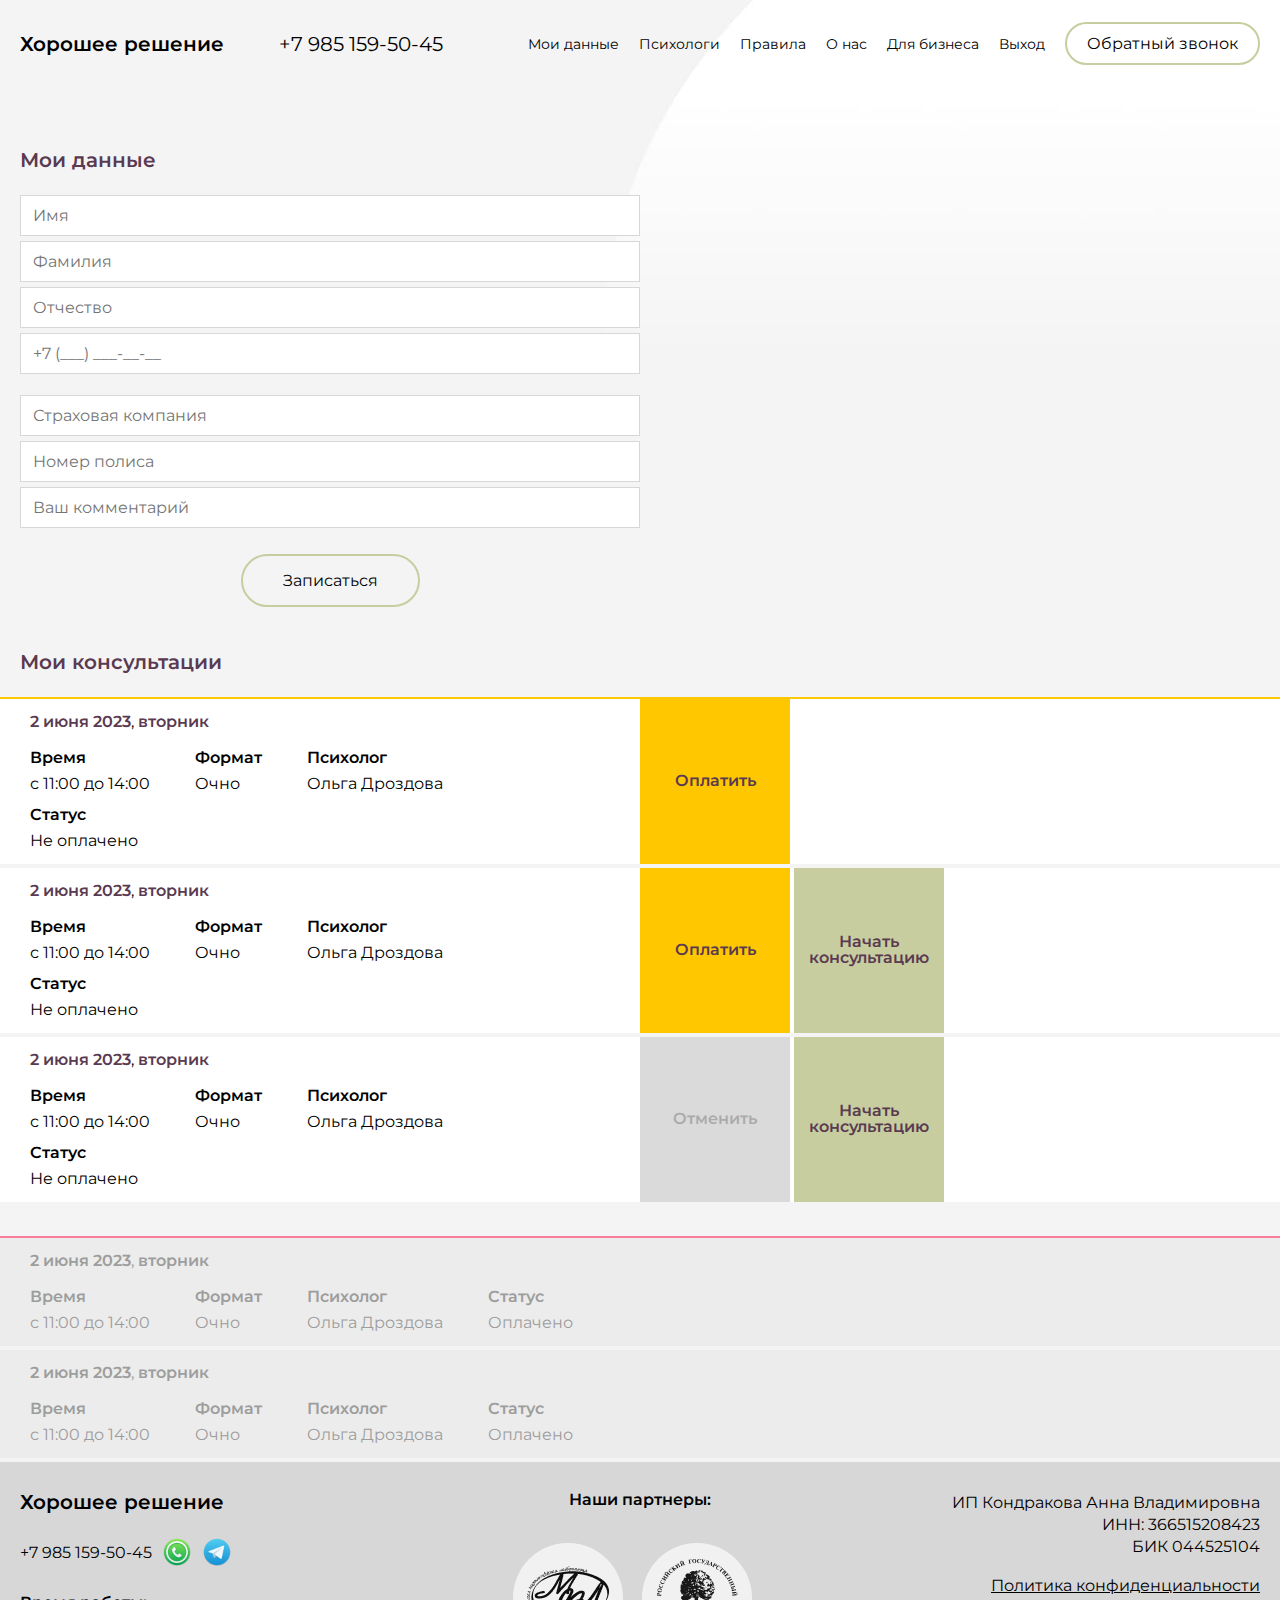
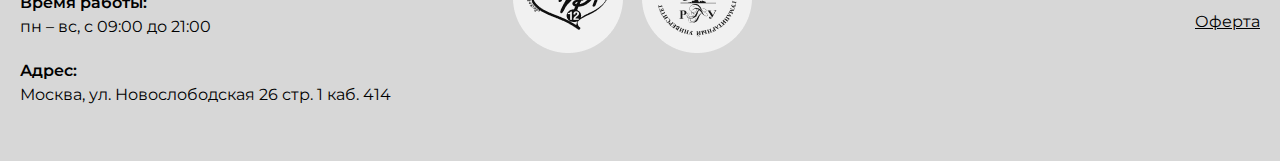
<file: profile.html>
<!doctype html>
<html lang="en">
  <head>
    <!-- Required meta tags -->
    <meta charset="utf-8">
    <meta name="viewport" content="width=device-width, initial-scale=1, shrink-to-fit=no">

    <!-- Bootstrap CSS -->
    <link rel="stylesheet" href="https://cdn.jsdelivr.net/npm/bootstrap@4.4.1/dist/css/bootstrap.min.css" integrity="sha384-Vkoo8x4CGsO3+Hhxv8T/Q5PaXtkKtu6ug5TOeNV6gBiFeWPGFN9MuhOf23Q9Ifjh" crossorigin="anonymous">

    <link rel="stylesheet" href="assets/css/style.css">
    
    <title>Хорошее решение</title>
  </head>
  <body>
    <header id="header">
        <div class="container">
          <div class="row header__row">
            <div class="col-xl-4 col-lg-4 col-md-4 col-sm-12 col-xs-12 header__main">
               <div class="header__main_logo">
                <a href="/">Хорошее решение</a>
               </div>
               <div class="header__main_phone">
                <a href="tel:+79851595045">+7 985 159-50-45</a>
               </div>
            </div>
            <div class="col-xl-8 col-lg-8 col-md-8 col-sm-12 col-xs-12 header__menu">
              <nav class="header__menu_nav">
                <ul>
                  <li><a href="">Мои данные</a></li>
                  <li><a href="">Психологи</a></li>
                  <li><a href="">Правила</a></li>
                  <li><a href="">О нас</a></li>
                  <li><a href="">Для бизнеса</a></li>
                  <li><a href="">Выход</a></li>
                </ul>
              </nav>
              <div class="header__menu_btn to_callback callback_btn">
                <a href="#callback__form">Обратный звонок</a>
              </div>
            </div>
          </div>
        </div>
      </header>
      <div class="mobile__header">
        <div class="container">
          <div class="row">
              <div class="col-5 mobile__header_logo">
                  <a href="/">Хорошее<br />решение</a>
                </div>
                <div class="col-7">
                      <div class="header__menu_btn to_callback callback_btn">
                          <a href="#callback__form">Обратный звонок</a>
                    </div>
                </div>
          </div>
          <div class="row mobile__nav">
              <div class="col-12 header__menu_nav">
                  <ul>
                      <li><a href="">Мои данные</a></li>
                      <li><a href="">Психологи</a></li>
                      <li><a href="">Правила</a></li>
                      <li><a href="">О нас</a></li>
                      <li><a href="">Для бизнеса</a></li>
                      <li><a href="">Выход</a></li>
                  </ul>
              </div>
          </div>
        </div>
      </div>

      <section class="profile">
        <div class="container">
          <div class="row">
            <div class="col-xxl-6 col-xl-6 col-lg6 col-12">
              <form action="" class="default__form">
                <div class="title default__title left">
                    Мои данные
                </div>
                <div class="input__list">
                    <input type="text" placeholder="Имя">
                    <input type="text" placeholder="Фамилия">
                    <input type="text" placeholder="Отчество">
                    <input type="tel" placeholder="+7 (___) ___-__-__"> <br>
                    <input type="text" placeholder="Страховая компания">
                    <input type="text" placeholder="Номер полиса">
                    <input type="text" placeholder="Ваш комментарий"><br>
                  <button type="submit" class="btn callback__btn"><div>Записаться</div></button>
                </div>
              </form>
            </div>
          </div>
        </div>
      </section>

      <section class="consultations" id="consultations_active">
            <div class="row">
                <div class="container">
                    <div class="col-12">
                        <div class="title default__title left">
                            Мои консультации
                        </div>
                    </div>
                </div>
            </div>
            <div class="row consultations__container">
                <div class="col-12 consultations__item">
                    <div class="consultations_main">
                        <div class="consultations__date"><span id="date">2 июня 2023</span>, <span id="day">вторник</span></div>
                        <div class="consultations__time consultations__item_desc">
                            <div class="title">Время</div>
                            <div class="desc">с 11:00 до 14:00</div>
                        </div>
                        <div class="consultations__format consultations__item_desc">
                            <div class="title">Формат</div>
                            <div class="desc">Очно</div>
                        </div>
                        <div class="consultations__doctor consultations__item_desc">
                            <div class="title">Психолог</div>
                            <div class="desc">Ольга Дроздова</div>
                        </div>
                        <div class="consultations__status consultations__item_desc">
                            <div class="title">Статус</div>
                            <div class="desc">Не оплачено</div>
                        </div>
                    </div>
                    <div class="consultations__interaction">
                      <button class="consultations__buy buy"><a href="">Оплатить</a></button>
                    </div>
                </div>
            </div>
            <div class="row consultations__container">
              <div class="col-12 consultations__item">
                  <div class="consultations_main">
                      <div class="consultations__date"><span id="date">2 июня 2023</span>, <span id="day">вторник</span></div>
                      <div class="consultations__time consultations__item_desc">
                          <div class="title">Время</div>
                          <div class="desc">с 11:00 до 14:00</div>
                      </div>
                      <div class="consultations__format consultations__item_desc">
                          <div class="title">Формат</div>
                          <div class="desc">Очно</div>
                      </div>
                      <div class="consultations__doctor consultations__item_desc">
                          <div class="title">Психолог</div>
                          <div class="desc">Ольга Дроздова</div>
                      </div>
                      <div class="consultations__status consultations__item_desc">
                          <div class="title">Статус</div>
                          <div class="desc">Не оплачено</div>
                      </div>
                  </div>
                  <div class="consultations__interaction">
                    <button class="consultations__buy buy"><a href="">Оплатить</a></button>
                    <button class="consultations__start"><a href="">Начать консультацию</a></button>
                  </div>
              </div>
          </div>
          <div class="row consultations__container">
            <div class="col-12 consultations__item">
                <div class="consultations_main">
                    <div class="consultations__date"><span id="date">2 июня 2023</span>, <span id="day">вторник</span></div>
                    <div class="consultations__time consultations__item_desc">
                        <div class="title">Время</div>
                        <div class="desc">с 11:00 до 14:00</div>
                    </div>
                    <div class="consultations__format consultations__item_desc">
                        <div class="title">Формат</div>
                        <div class="desc">Очно</div>
                    </div>
                    <div class="consultations__doctor consultations__item_desc">
                        <div class="title">Психолог</div>
                        <div class="desc">Ольга Дроздова</div>
                    </div>
                    <div class="consultations__status consultations__item_desc">
                        <div class="title">Статус</div>
                        <div class="desc">Не оплачено</div>
                    </div>
                </div>
                <div class="consultations__interaction">
                  <button class="consultations__buy cancel"><a href="">Отменить</a></button>
                  <button class="consultations__start"><a href="">Начать консультацию</a></button>
                </div>
            </div>
        </div>
      </section>

      <section class="consultations" id="consultations_passed">
        <div class="row consultations__container" id="passed">
            <div class="col-12 consultations__item">
                <div class="consultations_main">
                    <div class="consultations__date"><span id="date">2 июня 2023</span>, <span id="day">вторник</span></div>
                    <div class="consultations__time consultations__item_desc">
                        <div class="title">Время</div>
                        <div class="desc">с 11:00 до 14:00</div>
                    </div>
                    <div class="consultations__format consultations__item_desc">
                        <div class="title">Формат</div>
                        <div class="desc">Очно</div>
                    </div>
                    <div class="consultations__doctor consultations__item_desc">
                        <div class="title">Психолог</div>
                        <div class="desc">Ольга Дроздова</div>
                    </div>
                    <div class="consultations__status consultations__item_desc">
                        <div class="title">Статус</div>
                        <div class="desc">Оплачено</div>
                    </div>
                </div>
            </div>
        </div>
        <div class="row consultations__container" id="passed">
            <div class="col-12 consultations__item">
                <div class="consultations_main">
                    <div class="consultations__date"><span id="date">2 июня 2023</span>, <span id="day">вторник</span></div>
                    <div class="consultations__time consultations__item_desc">
                        <div class="title">Время</div>
                        <div class="desc">с 11:00 до 14:00</div>
                    </div>
                    <div class="consultations__format consultations__item_desc">
                        <div class="title">Формат</div>
                        <div class="desc">Очно</div>
                    </div>
                    <div class="consultations__doctor consultations__item_desc">
                        <div class="title">Психолог</div>
                        <div class="desc">Ольга Дроздова</div>
                    </div>
                    <div class="consultations__status consultations__item_desc">
                        <div class="title">Статус</div>
                        <div class="desc">Оплачено</div>
                    </div>
                </div>
            </div>
        </div>
      </section>

      <footer id="footer">
        <div class="container">
          <div class="row">
            <div class="col-xl-4 col-lg-4 col-md-4 col-sm-12 footer__info">
              <div class="footer__info_logo">
                <a href="/">Хорошее решение</a>
              </div>
              <div class="footer__info_phone">
                <a class="phone" href="tel:+79851595045">+7 985 159-50-45</a>
                <a class="social" href="https://wa.me/79851595045" target="_blanc">
                    <img src="assets/img/icons/whatsapp.png">
                </a>
                <a class="social" href="https://t.me/Horoshee_reshenie" target="_blanc">
                    <img src="assets/img/icons/tg.png">
                </a>
              </div>
              <div class="footer__info_hours">
                <div class="title">Время работы:</div>
                <div class="txt">пн – вс, с 09:00 до 21:00</div>
              </div>
              <div class="footer__info_adress">
                <div class="title">Адрес:</div>
                <div class="txt">Москва, ул. Новослободская 26 стр. 1 каб. 414</div>
              </div>
            </div>
            <div class="col-xl-4 col-lg-4 col-md-4 col-sm-12 footer__partners">
              <div class="title">Наши партнеры:</div>
              <div class="partenrs__logo">
                <img src="assets/img/logo/logo1.png" alt="">
                <img src="assets/img/logo/logo2.png" alt="">
              </div>
            </div>
            <div class="col-xl-4 col-lg-4 col-md-4 col-sm-12 footer__about">
              <div class="footer__documents">
                <div class="txt name">ИП Кондракова Анна Владимировна</div>
                <div class="txt inn">ИНН: 366515208423</div>
                <div class="txt bik">БИК 044525104</div>
                <div class="links">
                  <a href="">Политика конфиденциальности</a>
                  <a href="">Оферта</a>
                </div>
              </div>
            </div>
          </div>
        </div>
      </footer>

<!-- Optional JavaScript -->
<!-- jQuery first, then Popper.js, then Bootstrap JS -->
<script src="https://code.jquery.com/jquery-3.4.1.slim.min.js" integrity="sha384-J6qa4849blE2+poT4WnyKhv5vZF5SrPo0iEjwBvKU7imGFAV0wwj1yYfoRSJoZ+n" crossorigin="anonymous"></script>
<script src="https://cdn.jsdelivr.net/npm/popper.js@1.16.0/dist/umd/popper.min.js" integrity="sha384-Q6E9RHvbIyZFJoft+2mJbHaEWldlvI9IOYy5n3zV9zzTtmI3UksdQRVvoxMfooAo" crossorigin="anonymous"></script>
<script src="https://cdn.jsdelivr.net/npm/bootstrap@4.4.1/dist/js/bootstrap.min.js" integrity="sha384-wfSDF2E50Y2D1uUdj0O3uMBJnjuUD4Ih7YwaYd1iqfktj0Uod8GCExl3Og8ifwB6" crossorigin="anonymous"></script>
</body>
</html>
</file>
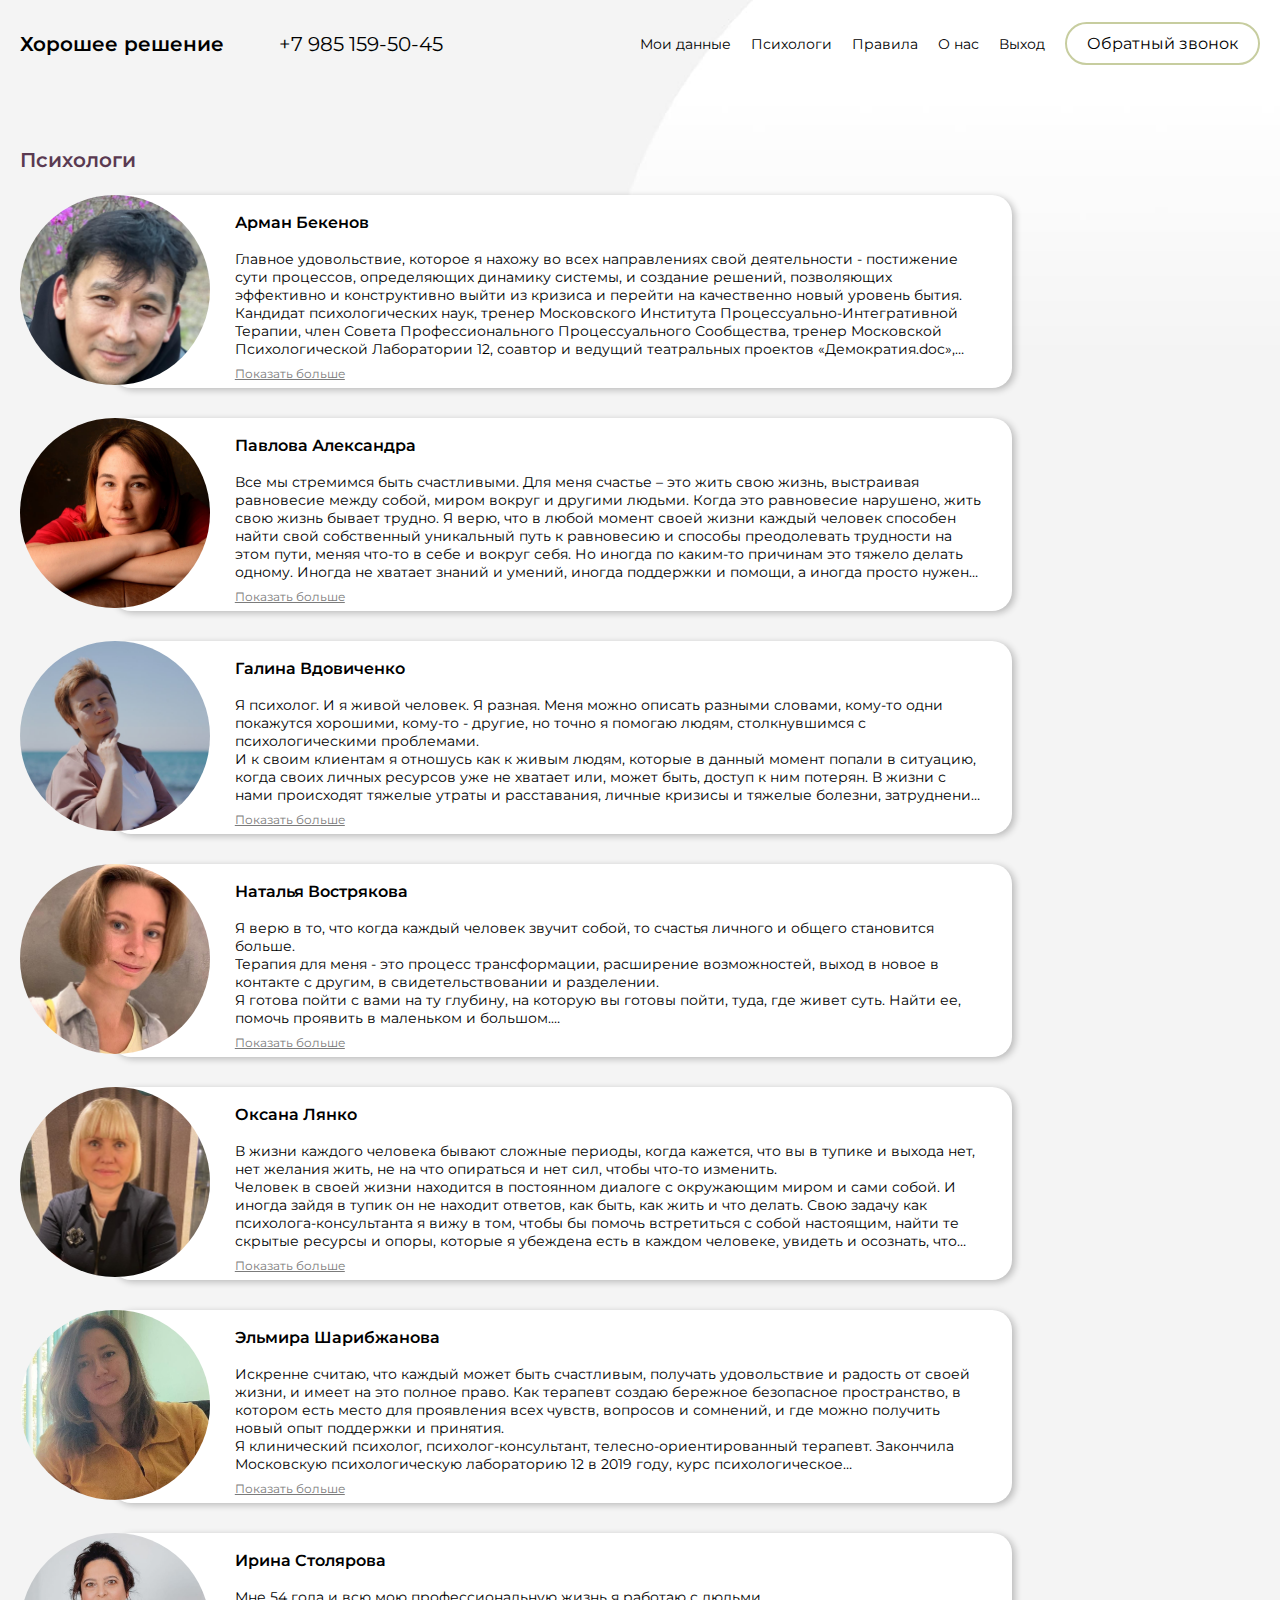
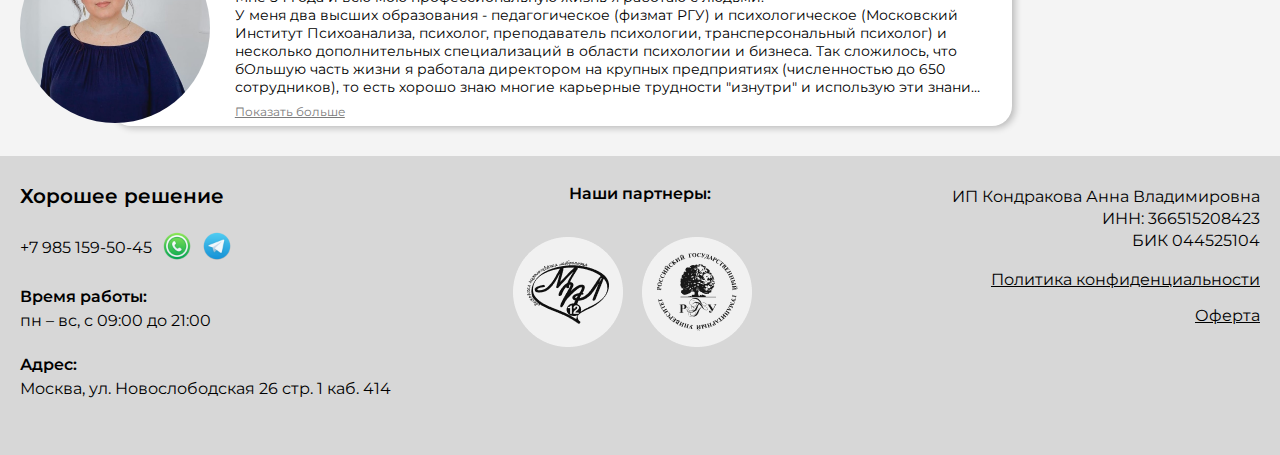
<file: psychologists.html>
<!doctype html>
<html lang="en">
  <head>
    <!-- Required meta tags -->
    <meta charset="utf-8">
    <meta name="viewport" content="width=device-width, initial-scale=1, shrink-to-fit=no">

    <!-- Bootstrap CSS -->
    <link rel="stylesheet" href="https://cdn.jsdelivr.net/npm/bootstrap@4.4.1/dist/css/bootstrap.min.css" integrity="sha384-Vkoo8x4CGsO3+Hhxv8T/Q5PaXtkKtu6ug5TOeNV6gBiFeWPGFN9MuhOf23Q9Ifjh" crossorigin="anonymous">

    <link rel="stylesheet" href="assets/css/style.css">
    
    <title>Хорошее решение</title>
  </head>
  <body>
    <header id="header">
      <div class="container">
        <div class="row header__row">
          <div class="col-xl-4 col-lg-4 col-md-4 col-sm-12 col-xs-12 header__main">
             <div class="header__main_logo">
              <a href="/">Хорошее решение</a>
             </div>
             <div class="header__main_phone">
              <a href="tel:+79851595045">+7 985 159-50-45</a>
             </div>
          </div>
          <div class="col-xl-8 col-lg-8 col-md-8 col-sm-12 col-xs-12 header__menu">
            <nav class="header__menu_nav">
              <ul>
                <li><a href="">Мои данные</a></li>
                <li><a href="">Психологи</a></li>
                <li><a href="">Правила</a></li>
                <li><a href="">О нас</a></li>
                <li><a href="">Выход</a></li>
              </ul>
            </nav>
            <div class="header__menu_btn to_callback callback_btn">
              <a href="#callback__form">Обратный звонок</a>
            </div>
          </div>
        </div>
      </div>
    </header>
    <div class="mobile__header">
      <div class="container">
        <div class="row">
            <div class="col-5 mobile__header_logo">
                <a href="/">Хорошее<br />решение</a>
              </div>
              <div class="col-7">
                    <div class="header__menu_btn to_callback callback_btn">
                        <a href="#callback__form">Обратный звонок</a>
                  </div>
              </div>
        </div>
        <div class="row mobile__nav">
            <div class="col-12 header__menu_nav">
                <ul>
                    <li><a href="">Мои данные</a></li>
                    <li><a href="">Психологи</a></li>
                    <li><a href="">Правила</a></li>
                    <li><a href="">О нас</a></li>
                    <li><a href="">Выход</a></li>
                </ul>
            </div>
        </div>
      </div>
    </div>

      <section class="doctors">
        <div class="container">
            <div class="row">
                <div class="col-12">
                    <div class="title default__title left">
                        Психологи
                    </div>
                </div>
                <div class="col-12 doctors__item">
                    <div class="doctors__photo"><img src="assets/img/doctors/arman.jpeg" alt=""></div>
                    <div class="doctors__about">
                        <div class="doctors__about_title"><span class="direction">Психолог</span><span class="name">Арман Бекенов</span></div>
                        <div class="doctors__about_desc">
                            <p>Главное удовольствие, которое я нахожу во всех направлениях свой деятельности - постижение сути процессов, определяющих динамику системы, и создание решений, позволяющих эффективно и конструктивно выйти из кризиса и перейти на качественно новый уровень бытия. <br>
                            Кандидат психологических наук, тренер Московского Института Процессуально-Интегративной Терапии, член Совета Профессионального Процессуального Сообщества, тренер Московской Психологической Лаборатории 12, соавтор и ведущий театральных проектов «Демократия.doc», «Общество Анонимных Художников», «Большой Город», «Кризис», член художественного совета театра имени Йозефа Бойса. Женат, есть сын.</p>
                            <p>Первый ВУЗ – Литературный Институт им. Горького. Отделение прозы.</p>
                          <p>Второй ВУЗ – Российский Государственный Гуманитарный Университет, институт психологии им. Выготского. Писал диплом и кандидатскую диссертацию под руководством Виталия Константиновича Шабельникова. Специализация – педагогическая психология.</p>
                          <p>Профессиональную деятельность начинал в журналистике.</p>
                          <p>Затем начался корпоративный период моей жизни. Работал в сфере HR и организационного консультирования.</p>
                          <p>После этого ушел на поиски себя. Изучал различные направления современной практической психологии. Нашел себя в процессуально-ориентированной психологии. Учился у Елены Романченко и Дмитрия Валуева. Счастлив работать с ними по сей день!</p>
                          <p>Веду индивидуальное консультирование, обучающие группы по процессуально-ориентированной терапии, тренинги и семинары.</p>
                        </div>
                        <div class="show__more">Показать больше</div>
                    </div>
                </div>
                <div class="col-12 doctors__item">
                    <div class="doctors__photo"><img src="assets/img/doctors/aleksandra.jpeg" alt=""></div>
                    <div class="doctors__about">
                        <div class="doctors__about_title"><span class="direction">Психолог</span><span class="name">Павлова Александра</span></div>
                        <div class="doctors__about_desc">
                            <p>Все мы стремимся быть счастливыми. Для меня счастье – это жить свою жизнь, выстраивая равновесие между собой, миром вокруг и другими людьми. Когда это равновесие нарушено, жить свою жизнь бывает трудно. Я верю, что в любой момент своей жизни каждый человек способен найти свой собственный уникальный путь к равновесию и способы преодолевать трудности на этом пути, меняя что-то в себе и вокруг себя. Но иногда по каким-то причинам это тяжело делать одному. Иногда не хватает знаний и умений, иногда поддержки и помощи, а иногда просто нужен другой человек рядом. Я как психолог готова быть этим человеком: делиться знаниями, оказывать поддержку, помогать обретать новые навыки и сопровождать вас на вашем пути. <br>
                            Мои главные ценности в работе: профессионализм, безопасность, открытость, честность. Ближе всего мне гуманистическое направление, но работаю я мультимодально, поэтому часто использую техники и инструменты из других направлений, если они подходят клиенту (когнитивно-поведенческая терапия, транзактный анализ, экзистенциальный анализ, психодрама, арт-терапия, бодинамика, телесная терапия, эмоционально-образная терапия и др.)</p>
                          <p>Темы, с которыми работаю:</p>
                          <ul>
                          <li>отношения с другими людьми, с миром, с самим собой</li>
                          <li>самоценность и самооценка</li>
                          <li>поиск ресурсов и внутренних опор</li>
                          <li>выстраивание личных границ</li>
                          <li>самореализация, осознание и проявление себя, своих потребностей и ценностей</li>
                          <li>страхи, тревожность</li>
                          <li>эмоции и чувства (в том числе эмоциональное выгорание, проживание потери)</li>
                          <li>проживание личных кризисов</li>
                          </ul>
                          <p>Я не работаю: с детьми и с людьми, у которых диагностировано психическое расстройство.</p>
                          <p>Психологическое образование:</p>
                          <ul>
                          <li>МИП, профессиональная переподготовка «Основы психологической науки и практики» (2021-2022)</li>
                          <li>МИП, магистратура по направлению Консультативная психология (2022-учусь сейчас)</li>
                          <li>МПЛ12, Базовый курс «Психологическое консультирование (2021-2022)</li>
                          <li>МПЛ12, курс «Стратегии работы с эмоциями» (2023)</li>
                          <li>МПЛ12, специализация «Работа с зависимостями» (2022-2023)</li>
                          <li>МПЛ12, специализация «Психодрама в индивидуальном консультировании» (2023-учусь сейчас)</li>
                          </ul>
                          <br>
                        </div>
                        <div class="show__more">Показать больше</div>
                    </div>
                </div>
                <div class="col-12 doctors__item">
                    <div class="doctors__photo"><img src="assets/img/doctors/galina.jpeg" alt=""></div>
                    <div class="doctors__about">
                        <div class="doctors__about_title"><span class="direction">Психолог</span><span class="name">Галина Вдовиченко</span></div>
                        <div class="doctors__about_desc">
                            <p>Я психолог. И я живой человек. Я разная. Меня можно описать разными словами,
                              кому-то одни покажутся хорошими, кому-то - другие, но точно я помогаю людям,
                              столкнувшимся с психологическими проблемами. <br>
                              И к своим клиентам я отношусь как к живым людям, которые в данный момент попали в ситуацию, когда своих личных ресурсов уже не хватает или, может быть, доступ к ним потерян. В жизни с нами происходят тяжелые утраты и расставания, личные кризисы и тяжелые болезни, затруднения в понимании себя и других по отношению к тебе, страхи, ощущение «хождения по кругу» из года в год, путаница в жизни. Да мало ли что еще мешает радоваться жизни, «дышать полной грудью»! Порой кажется, что незначительная мелочь приносит массу негативных эмоций и страданий. Важно не только то, что с нами происходит, но и то, как мы к этому относимся.</p>
                          <p>В моем кабинете мы вместе найдем выход из лабиринта текущих проблем и сложностей. У вас появится возможность взглянуть на ситуацию со стороны, увидеть другие пути, скрытые от взора «изнутри». Вместе искать идеи, решения и способы жить лучше значительно эффективнее. Да и никто не обязан идти по жизни в одиночестве. У каждого человека есть право получить помощь и поддержку. Мы способны на очень многое, если рядом есть тот, кто может поддержать начинания без критики, осуждений и оценок.</p>
                          <p>Образование:</p>
                          <ul>
                          <li>Высшее экономическое (МТУСИ)</li>
                          <li>Профессиональная переподготовка по специальности «Психолог-консультант в области практической психологии» (МГСУ)</li>
                          </ul>
                          <p>Базовый курс подготовки психологов-консультантов (МПЛ 12)</p>
                          <p>Повышение квалификации:</p>
                          <ul>
                          <li>«Телесно-ориентированная терапия» (институт интегративной психологии и психотерапии)</li>
                          <li>«Эриксоновский гипноз» (институт Милтона Эриксона)</li>
                          </ul>
                          <p>Специализации:</p>
                          <ul>
                          <li>Системная семейная терапия</li>
                          <li>Структурные и семейные расстановки в терапии и консультировании</li>
                          <li>Работа с травмой</li>
                          <li>Компакт-курсы по работе с материнской и отцовской фигурами</li>
                          </ul>
                          <br>
                        </div>
                        <div class="show__more">Показать больше</div>
                    </div>
                </div>
                <div class="col-12 doctors__item">
                    <div class="doctors__photo"><img src="assets/img/doctors/natalia.jpeg" alt=""></div>
                    <div class="doctors__about">
                        <div class="doctors__about_title"><span class="direction">Психолог</span><span class="name">Наталья Вострякова</span></div>
                        <div class="doctors__about_desc">
                            <p>Я верю в то, что когда каждый человек звучит собой, то счастья личного и общего становится больше.
                              <br>
                              Терапия для меня - это процесс трансформации, расширение возможностей, выход в новое в контакте с другим, в свидетельствовании и разделении.<br>
                                Я готова пойти с вами на ту глубину, на которую вы готовы пойти, туда, где живет суть. Найти ее, помочь проявить в маленьком и большом.<br>
                                Мне нравится подсвечивать уникальность каждого, играя, пробуждать к жизни.<br>
                                Я могу помочь и сопровождать вас в процессе становления более живыми, спонтанными. Творить свою жизнь смело и открыто, проявлять импульсы своего сердца.<br>
                                Жить из ресурса полно, изобильно.<br>
                                Красиво видеть трансформацию человека и быть причастной к этому чуду.<br>
                                Это очень про расширение жизни, когда жизни становится больше.</p>
                                
                                <p>Я вижу, как оживают люди. Как расширяется зона возможностей, как свободы выбирать становится больше, как теплеет то, что было заморожено и восстанавливаются связи.<br>
                                Понимаю как ценен контакт между людьми.<br>
                                И как ценен терапевтический контакт, когда терапевт за тебя, для тебя и действует из точки любви.</p>
                                
                                <p>Приглашаю на терапию ко мне, если вам откликаются мои слова.<br>
                                Ведь клиент находит психолога, а психолог своим звучанием создаёт ориентир для клиента - то, не то.<br>
                                Важно найти своего.<br>
                                Как и во всем.<br>
                                __<br>
                                Образование, специализации<br>
                                - ГКА<br>
                                Высшее психологические образование по специальности ‘Психолог. Преподаватель психологии. Клинический психолог’ (2004-2009)<br>
                                - Генезис практик<br>
                                Специальность ‘Тренер психологических тренингов’ (2007-2008)<br>
                                - МПЛ-12<br>
                                Курс ‘Непросто вместе’ (2021, 2022)<br>
                                - МПЛ-12<br>
                                Курс ‘Сила чувств’ (2021)<br>
                                - МПЛ-12<br>
                                Специализация ‘Арт-терапия’ (2021-2022)<br>
                                - МПЛ-12<br>
                                Базовый курс ‘Психологическое консультирование’ (2021-2022)<br>
                                - МПЛ-12<br>
                                Курс ‘Лотосы в огне’ (2021-2022)<br>
                                - МПЛ-12<br>
                                Специализация ‘Работа с травмой’<br>
                                2022г.- 2023г (в процессе обучения)<br>
                                __<br>
                                - работа с потерями (развод, завершение отношений, смерть)<br>
                                - ресурс<br>
                                - саморегуляция<br>
                                - личные границы<br>
                                - смысл<br>
                                - уникальность<br>
                                - творчество и проявление себя в мир<br>
                                - контакт с собой, другими, с миром<br>
                                - работа с травмой, ПТСР<br>
                                - прохождение кризисов</p>
                                
                                <p>Не работаю с химическими зависимостями<br>
                                __<br>
                                В личной терапии 7 лет.<br>
                                2021 - МПЛ-12. Выездной тренинг ‘Линия жизни’. Участник.<br>
                                2023 - арт терапевтическая группа ‘Дары травмы’ с Китом Лорингом. Участник.<br>
                                </p>
                            </p>
                        </div>
                        <div class="show__more">Показать больше</div>

                    </div>
                </div>
                <div class="col-12 doctors__item">
                    <div class="doctors__photo"><img src="assets/img/doctors/oksana.jpeg" alt=""></div>
                    <div class="doctors__about">
                        <div class="doctors__about_title"><span class="direction">Психолог</span><span class="name">Оксана Лянко</span></div>
                        <div class="doctors__about_desc">
                          <p>В жизни каждого человека бывают сложные периоды, когда кажется, что вы в тупике и выхода нет, нет желания жить, не на что опираться и нет сил, чтобы что-то изменить. <br>
                            Человек в своей жизни находится в постоянном диалоге с окружающим миром и сами собой. И иногда зайдя в тупик он не находит ответов, как быть, как жить и что делать. Свою задачу как психолога-консультанта я вижу в том, чтобы бы помочь встретиться с собой настоящим, найти те скрытые ресурсы и опоры, которые я убеждена есть в каждом человеке, увидеть и осознать, что лично для вас является важным в жизни, и сформулировать те смыслы, которые помогут Вам жить с внутренним согласием.</p>
                            
                            <p>Образование, основные программы:<br>
                            Профессиональная переподготовка по специальности «Психологическое консультирование» (РГСУ);<br>
                            «Экзистенциальный анализ» международная программа обучения под руководством Альфреда Лэнгли (Высшая школа психологии, GLE International);<br>
                            Базовый курс подготовки психологов-консультантов (МПЛ12);<br>
                            Специализация по работе с психологической травмой (шоковая травма и травмы развития, МПЛ12);<br>
                            Специализация по работе в процессуальном подходе (МПЛ12);<br>
                            Специализация по работе с зависимостями (МПЛ12);<br>
                            </p>
                        </div>
                        <div class="show__more">Показать больше</div>
                    </div>
                </div>
                <div class="col-12 doctors__item">
                  <div class="doctors__photo"><img src="assets/img/doctors/elmira.jpeg" alt=""></div>
                  <div class="doctors__about">
                      <div class="doctors__about_title"><span class="direction">Психолог</span><span class="name">Эльмира Шарибжанова</span></div>
                      <div class="doctors__about_desc">
                        <p>Искренне считаю, что каждый может быть счастливым, получать удовольствие и радость от своей жизни, и имеет на это полное право. Как терапевт создаю бережное безопасное пространство, в котором есть место для проявления всех чувств, вопросов и сомнений, и где можно получить новый опыт поддержки и принятия.
                          <br>Я клинический психолог, психолог-консультант, телесно-ориентированный терапевт. Закончила Московскую психологическую лабораторию 12 в 2019 году, курс психологическое консультирование, так же в 2019 получила специализацию в телесной терапии по А. Лоуэну. В 2021 году закончила обучение на факультете переподготовки по клинической психологии в Институте дополнительного образования РГГУ. Веду частную практику с 2019 года, постоянно повышаю квалификацию и учусь новым методам работы. <br>
                        На данный момент обучаюсь на программе мастер в Российском представительстве Центра Стратегической Терапии (Ареццо, Италия) по программе краткосрочная стратегическая терапия (КСТ). Это метод, который успешно работает с такими проблемами как панические атаки, социальные фобии, обсессивно-компульсивные расстройства, расстройства пищевого поведения, зависимости. Так же в конце 2022 года прошла сертифицированное обучение по программе работа с травмой (шок, ПТСР, травмы развития) в Школе Интегративно-Соматической психотерапии. Основная сфера интересов в психологии - самооценка, сложности во взаимоотношениях с собой и с другими, тревожность, панические атаки, фобии, страхи, созависимость, психосоматика, депрессивные состояния, работа с непереносимыми эмоциональными состояниями. <br>
                        </p>
                      </div>
                      <div class="show__more">Показать больше</div>
                  </div>
              </div>
              <div class="col-12 doctors__item">
                  <div class="doctors__photo"><img src="assets/img/doctors/irina.jpg" alt=""></div>
                  <div class="doctors__about">
                      <div class="doctors__about_title"><span class="direction">Психолог</span><span class="name">Ирина Столярова</span></div>
                      <div class="doctors__about_desc">
                        <p>Мне 54 года и всю мою профессиональную жизнь я работаю с людьми.<br>
                          У меня два высших образования - педагогическое (физмат РГУ) и психологическое (Московский Институт Психоанализа, психолог, преподаватель психологии, трансперсональный психолог) и несколько дополнительных специализаций в области психологии и бизнеса. Так сложилось, что бОльшую часть жизни я работала директором на крупных предприятиях (численностью до 650 сотрудников), то есть хорошо знаю многие карьерные трудности "изнутри" и использую эти знания во взаимодействии с клиентскими ситуациями .В последние 10 лет моя деятельность сосредоточена в области психологического и организационного консультирования и обучения. Главным в своей профессии я считаю поддержку человека в узнавании, понимании и принятии самого себя, без этого трудно понять других людей.<br>
                          Наиболее полезна я бываю клиентам с такими запросами, как:<br>
                          - сложности в отношениях с близкими или коллегами;<br>
                          - взаимодействие с детьми-подростками;<br>
                          - трудности на пути карьерного роста (ценностный потенциал, выгорание, выстраивание отношений в команде) ;<br>
                          - работа с персональным ресурсом и эмоциями.<br>
                          До встречи на консультациях!<br>
                          </p>
                      </div>
                      <div class="show__more">Показать больше</div>
                  </div>
              </div>
            </div>
        </div>
      </section>

      <script>
        var showMoreButtons = document.querySelectorAll(".show__more");

        showMoreButtons.forEach(function(button) {
          button.addEventListener("click", function() {
              var doctorsAboutDesc = this.parentNode.querySelector(".doctors__about_desc");
              doctorsAboutDesc.classList.toggle("show");

              if (doctorsAboutDesc.classList.contains("show")) {
                  this.textContent = "Скрыть";
              } else {
                  this.textContent = "Показать больше";
              }
          });
        });
      </script>

      <footer id="footer">
        <div class="container">
          <div class="row">
            <div class="col-xl-4 col-lg-4 col-md-4 col-sm-12 footer__info">
              <div class="footer__info_logo">
                <a href="/">Хорошее решение</a>
              </div>
              <div class="footer__info_phone">
                <a class="phone" href="tel:+79851595045">+7 985 159-50-45</a>
                <a class="social" href="https://wa.me/79851595045" target="_blanc">
                    <img src="assets/img/icons/whatsapp.png">
                </a>
                <a class="social" href="https://t.me/Horoshee_reshenie" target="_blanc">
                    <img src="assets/img/icons/tg.png">
                </a>
              </div>
              <div class="footer__info_hours">
                <div class="title">Время работы:</div>
                <div class="txt">пн – вс, с 09:00 до 21:00</div>
              </div>
              <div class="footer__info_adress">
                <div class="title">Адрес:</div>
                <div class="txt">Москва, ул. Новослободская 26 стр. 1 каб. 414</div>
              </div>
            </div>
            <div class="col-xl-4 col-lg-4 col-md-4 col-sm-12 footer__partners">
              <div class="title">Наши партнеры:</div>
              <div class="partenrs__logo">
                <img src="assets/img/logo/logo1.png" alt="">
                <img src="assets/img/logo/logo2.png" alt="">
              </div>
            </div>
            <div class="col-xl-4 col-lg-4 col-md-4 col-sm-12 footer__about">
              <div class="footer__documents">
                <div class="txt name">ИП Кондракова Анна Владимировна</div>
                <div class="txt inn">ИНН: 366515208423</div>
                <div class="txt bik">БИК 044525104</div>
                <div class="links">
                  <a href="">Политика конфиденциальности</a>
                  <a href="">Оферта</a>
                </div>
              </div>
            </div>
          </div>
        </div>
      </footer>

<!-- Optional JavaScript -->
<!-- jQuery first, then Popper.js, then Bootstrap JS -->
<script src="https://code.jquery.com/jquery-3.4.1.slim.min.js" integrity="sha384-J6qa4849blE2+poT4WnyKhv5vZF5SrPo0iEjwBvKU7imGFAV0wwj1yYfoRSJoZ+n" crossorigin="anonymous"></script>
<script src="https://cdn.jsdelivr.net/npm/popper.js@1.16.0/dist/umd/popper.min.js" integrity="sha384-Q6E9RHvbIyZFJoft+2mJbHaEWldlvI9IOYy5n3zV9zzTtmI3UksdQRVvoxMfooAo" crossorigin="anonymous"></script>
<script src="https://cdn.jsdelivr.net/npm/bootstrap@4.4.1/dist/js/bootstrap.min.js" integrity="sha384-wfSDF2E50Y2D1uUdj0O3uMBJnjuUD4Ih7YwaYd1iqfktj0Uod8GCExl3Og8ifwB6" crossorigin="anonymous"></script>
</body>
</html>
</file>
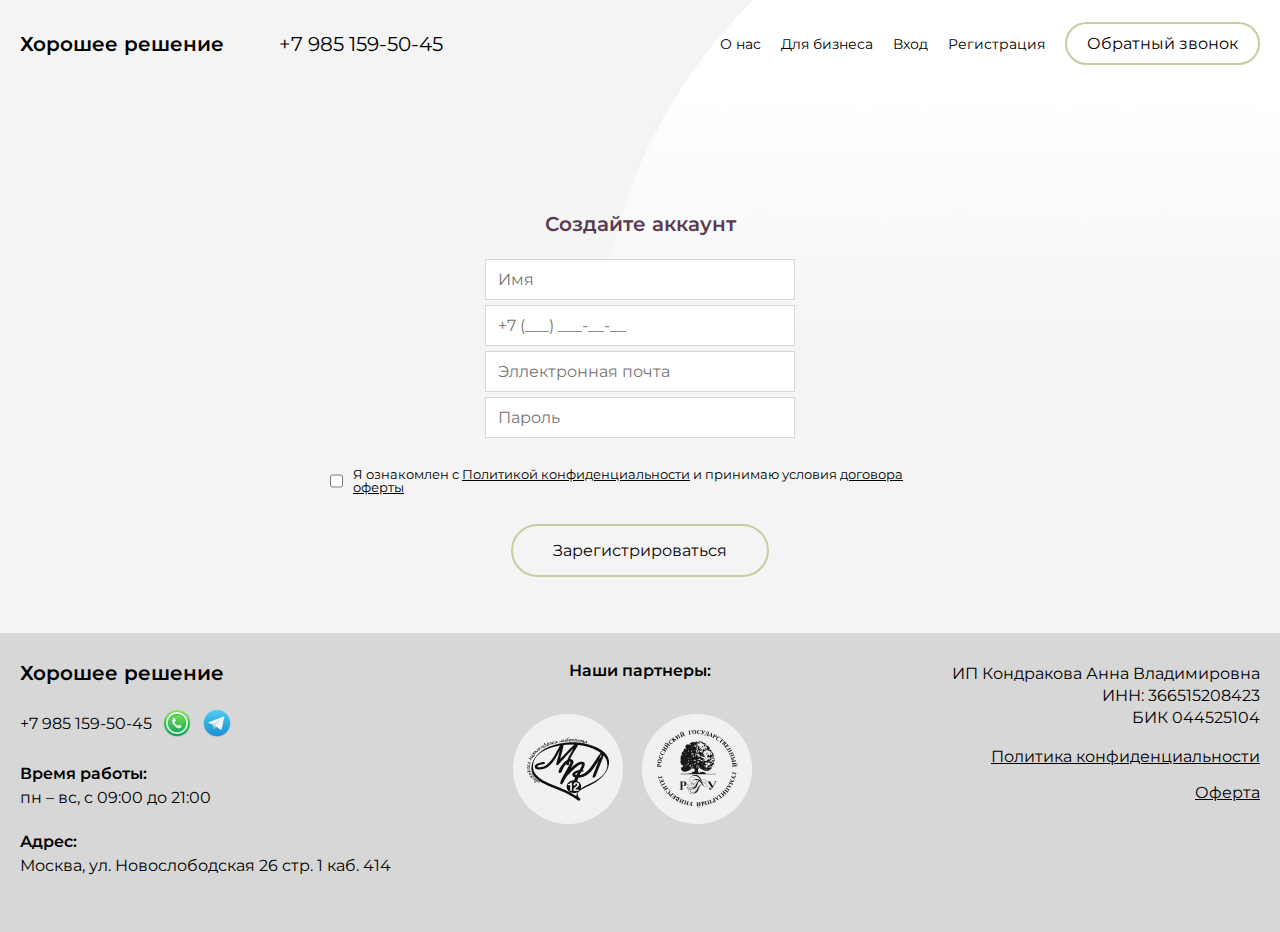
<file: registration.html>
<!doctype html>
<html lang="en">
  <head>
    <!-- Required meta tags -->
    <meta charset="utf-8">
    <meta name="viewport" content="width=device-width, initial-scale=1, shrink-to-fit=no">

    <!-- Bootstrap CSS -->
    <link rel="stylesheet" href="https://cdn.jsdelivr.net/npm/bootstrap@4.4.1/dist/css/bootstrap.min.css" integrity="sha384-Vkoo8x4CGsO3+Hhxv8T/Q5PaXtkKtu6ug5TOeNV6gBiFeWPGFN9MuhOf23Q9Ifjh" crossorigin="anonymous">

    <link rel="stylesheet" href="assets/css/style.css">
    
    <title>Хорошее решение</title>
  </head>
  <body>
    <header id="header">
        <div class="container">
          <div class="row header__row">
            <div class="col-xl-4 col-lg-4 col-md-4 col-sm-12 col-xs-12 header__main">
               <div class="header__main_logo">
                <a href="/">Хорошее решение</a>
               </div>
               <div class="header__main_phone">
                <a href="tel:+79851595045">+7 985 159-50-45</a>
               </div>
            </div>
            <div class="col-xl-8 col-lg-8 col-md-8 col-sm-12 col-xs-12 header__menu">
              <nav class="header__menu_nav">
                <ul>
                  <li><a href="">О нас</a></li>
                  <li><a href="">Для бизнеса</a></li>
                  <li><a href="">Вход</a></li>
                  <li><a href="">Регистрация</a></li>
                </ul>
              </nav>
              <div class="header__menu_btn to_callback callback_btn">
                <a href="#callback__form">Обратный звонок</a>
              </div>
            </div>
          </div>
        </div>
      </header>
      <div class="mobile__header">
        <div class="container">
          <div class="row">
              <div class="col-5 mobile__header_logo">
                  <a href="/">Хорошее<br />решение</a>
                </div>
                <div class="col-7">
                      <div class="header__menu_btn to_callback callback_btn">
                          <a href="#callback__form">Обратный звонок</a>
                    </div>
                </div>
          </div>
          <div class="row mobile__nav">
              <div class="col-12 header__menu_nav">
                  <ul>
                      <li><a href="">О нас</a></li>
                      <li><a href="">Для бизнеса</a></li>
                      <li><a href="">Вход</a></li>
                      <li><a href="">Регистрация</a></li>
                  </ul>
              </div>
          </div>
        </div>
      </div>

      <section class="registartion">
        <div class="container">
          <div class="row">
            <div class="col-12">
              <form action="" class="default__form">
                <div class="title default__title center">
                  Создайте аккаунт
                </div>
                <div class="input__list">
                  <input type="text" placeholder="Имя">
                  <input type="tel" placeholder="+7 (___) ___-__-__">
                  <input type="mail" placeholder="Эллектронная почта">
                  <input type="password" placeholder="Пароль">
                  <div class="agree">
                    <input type="checkbox" name="" id="callback__form_agree" value="">
                    <label for="callback__form_agree" class="callback__form_agree">Я ознакомлен c <a href="">Политикой конфиденциальности</a> и принимаю условия <a href="">договора оферты</a>
                    </label>
                  </div>
                  <button type="submit" class="btn callback__btn"><div>Зарегистрироваться</div></button>
                </div>
              </form>
            </div>
          </div>
        </div>
      </section>

      <footer id="footer">
        <div class="container">
          <div class="row">
            <div class="col-xl-4 col-lg-4 col-md-4 col-sm-12 footer__info">
              <div class="footer__info_logo">
                <a href="/">Хорошее решение</a>
              </div>
              <div class="footer__info_phone">
                <a class="phone" href="tel:+79851595045">+7 985 159-50-45</a>
                <a class="social" href="https://wa.me/79851595045" target="_blanc">
                    <img src="assets/img/icons/whatsapp.png">
                </a>
                <a class="social" href="https://t.me/Horoshee_reshenie" target="_blanc">
                    <img src="assets/img/icons/tg.png">
                </a>
              </div>
              <div class="footer__info_hours">
                <div class="title">Время работы:</div>
                <div class="txt">пн – вс, с 09:00 до 21:00</div>
              </div>
              <div class="footer__info_adress">
                <div class="title">Адрес:</div>
                <div class="txt">Москва, ул. Новослободская 26 стр. 1 каб. 414</div>
              </div>
            </div>
            <div class="col-xl-4 col-lg-4 col-md-4 col-sm-12 footer__partners">
              <div class="title">Наши партнеры:</div>
              <div class="partenrs__logo">
                <img src="assets/img/logo/logo1.png" alt="">
                <img src="assets/img/logo/logo2.png" alt="">
              </div>
            </div>
            <div class="col-xl-4 col-lg-4 col-md-4 col-sm-12 footer__about">
              <div class="footer__documents">
                <div class="txt name">ИП Кондракова Анна Владимировна</div>
                <div class="txt inn">ИНН: 366515208423</div>
                <div class="txt bik">БИК 044525104</div>
                <div class="links">
                  <a href="">Политика конфиденциальности</a>
                  <a href="">Оферта</a>
                </div>
              </div>
            </div>
          </div>
        </div>
      </footer>

<!-- Optional JavaScript -->
<!-- jQuery first, then Popper.js, then Bootstrap JS -->
<script src="https://code.jquery.com/jquery-3.4.1.slim.min.js" integrity="sha384-J6qa4849blE2+poT4WnyKhv5vZF5SrPo0iEjwBvKU7imGFAV0wwj1yYfoRSJoZ+n" crossorigin="anonymous"></script>
<script src="https://cdn.jsdelivr.net/npm/popper.js@1.16.0/dist/umd/popper.min.js" integrity="sha384-Q6E9RHvbIyZFJoft+2mJbHaEWldlvI9IOYy5n3zV9zzTtmI3UksdQRVvoxMfooAo" crossorigin="anonymous"></script>
<script src="https://cdn.jsdelivr.net/npm/bootstrap@4.4.1/dist/js/bootstrap.min.js" integrity="sha384-wfSDF2E50Y2D1uUdj0O3uMBJnjuUD4Ih7YwaYd1iqfktj0Uod8GCExl3Og8ifwB6" crossorigin="anonymous"></script>
</body>
</html>
</file>
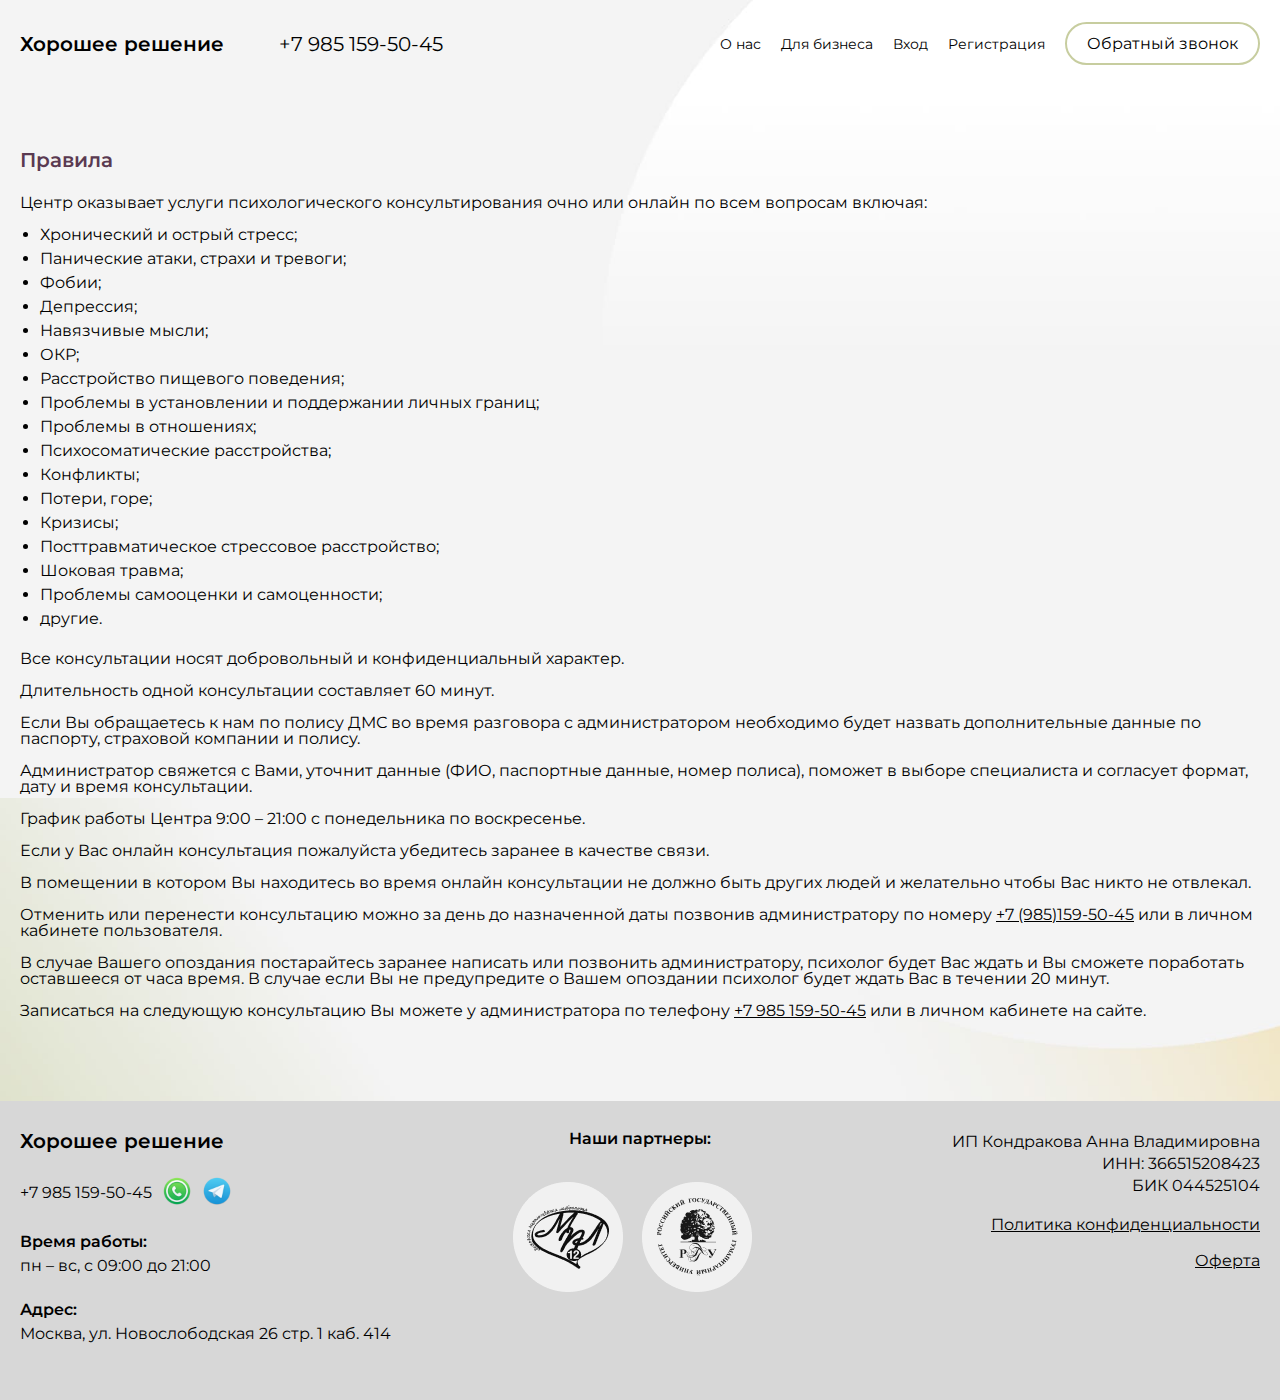
<file: rules.html>
<!doctype html>
<html lang="en">
  <head>
    <!-- Required meta tags -->
    <meta charset="utf-8">
    <meta name="viewport" content="width=device-width, initial-scale=1, shrink-to-fit=no">

    <!-- Bootstrap CSS -->
    <link rel="stylesheet" href="https://cdn.jsdelivr.net/npm/bootstrap@4.4.1/dist/css/bootstrap.min.css" integrity="sha384-Vkoo8x4CGsO3+Hhxv8T/Q5PaXtkKtu6ug5TOeNV6gBiFeWPGFN9MuhOf23Q9Ifjh" crossorigin="anonymous">

    <link rel="stylesheet" href="assets/css/style.css">
    
    <title>Хорошее решение</title>
  </head>
  <body>
    <header id="header">
        <div class="container">
          <div class="row header__row">
            <div class="col-xl-4 col-lg-4 col-md-4 col-sm-12 col-xs-12 header__main">
               <div class="header__main_logo">
                <a href="/">Хорошее решение</a>
               </div>
               <div class="header__main_phone">
                <a href="tel:+79851595045">+7 985 159-50-45</a>
               </div>
            </div>
            <div class="col-xl-8 col-lg-8 col-md-8 col-sm-12 col-xs-12 header__menu">
              <nav class="header__menu_nav">
                <ul>
                  <li><a href="">О нас</a></li>
                  <li><a href="">Для бизнеса</a></li>
                  <li><a href="">Вход</a></li>
                  <li><a href="">Регистрация</a></li>
                </ul>
              </nav>
              <div class="header__menu_btn to_callback callback_btn">
                <a href="#callback__form">Обратный звонок</a>
              </div>
            </div>
          </div>
        </div>
      </header>
      <div class="mobile__header">
        <div class="container">
          <div class="row">
              <div class="col-5 mobile__header_logo">
                  <a href="/">Хорошее<br />решение</a>
                </div>
                <div class="col-7">
                      <div class="header__menu_btn to_callback callback_btn">
                          <a href="#callback__form">Обратный звонок</a>
                    </div>
                </div>
          </div>
          <div class="row mobile__nav">
              <div class="col-12 header__menu_nav">
                  <ul>
                      <li><a href="">О нас</a></li>
                      <li><a href="">Для бизнеса</a></li>
                      <li><a href="">Вход</a></li>
                      <li><a href="">Регистрация</a></li>
                  </ul>
              </div>
          </div>
        </div>
      </div>

      <section class="rules">
        <div class="container">
            <div class="row">
                <div class="col-12 rules__list">
                    <div class="title default__title left">
                        Правила
                      </div>
                      <p>Центр оказывает услуги психологического консультирования очно или онлайн по всем вопросам включая:</p>
                      <br>
                      <ul>
                        <li>Хронический и острый стресс;</li>
                        <li>Панические атаки, страхи и тревоги;</li>
                        <li>Фобии;</li>
                        <li>Депрессия;</li>
                        <li>Навязчивые мысли;</li>
                        <li>ОКР;</li>
                        <li>Расстройство пищевого поведения;</li>
                        <li>Проблемы в установлении и поддержании личных границ;</li>
                        <li>Проблемы в отношениях;</li>
                        <li>Психосоматические расстройства;</li>
                        <li>Конфликты;</li>
                        <li>Потери, горе;</li>
                        <li>Кризисы;</li>
                        <li>Посттравматическое стрессовое расстройство;</li>
                        <li>Шоковая травма;</li>
                        <li>Проблемы самооценки и самоценности;</li>
                        <li>другие.</li>
                      </ul>

                    <br>
                    <p>Все консультации носят добровольный и конфиденциальный характер.</p>
                    <br>
                    <p>Длительность одной консультации составляет 60 минут.</p>
                    <br>
                    <p>Если Вы обращаетесь к нам по полису ДМС  во время разговора с администратором необходимо будет назвать дополнительные данные по паспорту, страховой компании и полису.</p>
                    <br>
                    <p>Администратор свяжется с Вами, уточнит данные (ФИО, паспортные данные, номер полиса), поможет в выборе специалиста и согласует формат, дату и время консультации.</p>
                    <br>
                    <p>График работы Центра 9:00 – 21:00 c понедельника по воскресенье.</p>
                    <br>
                    <p>Если у Вас онлайн консультация пожалуйста убедитесь заранее в качестве связи.</p>
                    <br>
                    <p>В помещении в котором Вы находитесь во время онлайн консультации не должно быть других людей и желательно чтобы Вас никто не отвлекал.</p>
                    <br>
                    <p>Отменить или перенести консультацию можно за день до назначенной даты позвонив администратору по номеру <a href="89851595045">+7 (985)159-50-45</a> или в личном кабинете пользователя.</p>
                    <br>
                    <p>В случае Вашего опоздания постарайтесь заранее написать или позвонить администратору, психолог будет Вас ждать и Вы сможете поработать оставшееся от часа время. В случае если Вы не предупредите о Вашем опоздании психолог будет ждать Вас в течении 20 минут.</p>
                    <br>
                    <p>Записаться на следующую консультацию Вы можете  у администратора по телефону <a href="89851595045">+7 985 159-50-45</a> или в личном кабинете на сайте.</p>
                    <br>
                    <p></p>
                    <br>
                </div>
            </div>
        </div>
      </section>

      <footer id="footer">
        <div class="container">
          <div class="row">
            <div class="col-xl-4 col-lg-4 col-md-4 col-sm-12 footer__info">
              <div class="footer__info_logo">
                <a href="/">Хорошее решение</a>
              </div>
              <div class="footer__info_phone">
                <a class="phone" href="tel:+79851595045">+7 985 159-50-45</a>
                <a class="social" href="https://wa.me/79851595045" target="_blanc">
                    <img src="assets/img/icons/whatsapp.png">
                </a>
                <a class="social" href="https://t.me/Horoshee_reshenie" target="_blanc">
                    <img src="assets/img/icons/tg.png">
                </a>
              </div>
              <div class="footer__info_hours">
                <div class="title">Время работы:</div>
                <div class="txt">пн – вс, с 09:00 до 21:00</div>
              </div>
              <div class="footer__info_adress">
                <div class="title">Адрес:</div>
                <div class="txt">Москва, ул. Новослободская 26 стр. 1 каб. 414</div>
              </div>
            </div>
            <div class="col-xl-4 col-lg-4 col-md-4 col-sm-12 footer__partners">
              <div class="title">Наши партнеры:</div>
              <div class="partenrs__logo">
                <img src="assets/img/logo/logo1.png" alt="">
                <img src="assets/img/logo/logo2.png" alt="">
              </div>
            </div>
            <div class="col-xl-4 col-lg-4 col-md-4 col-sm-12 footer__about">
              <div class="footer__documents">
                <div class="txt name">ИП Кондракова Анна Владимировна</div>
                <div class="txt inn">ИНН: 366515208423</div>
                <div class="txt bik">БИК 044525104</div>
                <div class="links">
                  <a href="">Политика конфиденциальности</a>
                  <a href="">Оферта</a>
                </div>
              </div>
            </div>
          </div>
        </div>
      </footer>

<!-- Optional JavaScript -->
<!-- jQuery first, then Popper.js, then Bootstrap JS -->
<script src="https://code.jquery.com/jquery-3.4.1.slim.min.js" integrity="sha384-J6qa4849blE2+poT4WnyKhv5vZF5SrPo0iEjwBvKU7imGFAV0wwj1yYfoRSJoZ+n" crossorigin="anonymous"></script>
<script src="https://cdn.jsdelivr.net/npm/popper.js@1.16.0/dist/umd/popper.min.js" integrity="sha384-Q6E9RHvbIyZFJoft+2mJbHaEWldlvI9IOYy5n3zV9zzTtmI3UksdQRVvoxMfooAo" crossorigin="anonymous"></script>
<script src="https://cdn.jsdelivr.net/npm/bootstrap@4.4.1/dist/js/bootstrap.min.js" integrity="sha384-wfSDF2E50Y2D1uUdj0O3uMBJnjuUD4Ih7YwaYd1iqfktj0Uod8GCExl3Og8ifwB6" crossorigin="anonymous"></script>
</body>
</html>
</file>
<file: assets/css/style.css>
@charset "UTF-8";
@import url("https://fonts.googleapis.com/css2?family=Montserrat:ital,wght@0,400;0,500;0,600;1,600&display=swap");
html, body, div, span, applet, object, iframe, h1, h2, h3, h4, h5, h6, p, blockquote, pre, a, abbr, acronym, address, big, cite, code, del, dfn, em, img, ins, kbd, q, s, samp, small, strike, strong, sub, sup, tt, var, b, u, i, center, dl, dt, dd, ol, ul, li, fieldset, form, label, legend, table, caption, tbody, tfoot, thead, tr, th, td, article, aside, canvas, details, embed, figure, figcaption, footer, header, hgroup, menu, nav, output, ruby, section, summary, time, mark, audio, video {
  margin: 0;
  padding: 0;
  border: 0;
  font-size: 100%;
  font: inherit;
  vertical-align: baseline;
  color: #000;
  font-weight: 400;
}

article, aside, details, figcaption, figure, footer, header, hgroup, menu, nav, section {
  display: block;
}

html {
  height: 100%;
}

body {
  line-height: 1;
}

ol, ul {
  list-style: none;
}

blockquote:before, blockquote:after, q:before, q:after {
  content: "";
  content: none;
}

table {
  border-collapse: collapse;
  border-spacing: 0;
}

.col, .col-1, .col-10, .col-11, .col-12, .col-2, .col-3, .col-4, .col-5, .col-6, .col-7, .col-8, .col-9, .col-auto, .col-lg, .col-lg-1, .col-lg-10, .col-lg-11, .col-lg-12, .col-lg-2, .col-lg-3, .col-lg-4, .col-lg-5, .col-lg-6, .col-lg-7, .col-lg-8, .col-lg-9, .col-lg-auto, .col-md, .col-md-1, .col-md-10, .col-md-11, .col-md-12, .col-md-2, .col-md-3, .col-md-4, .col-md-5, .col-md-6, .col-md-7, .col-md-8, .col-md-9, .col-md-auto, .col-sm, .col-sm-1, .col-sm-10, .col-sm-11, .col-sm-12, .col-sm-2, .col-sm-3, .col-sm-4, .col-sm-5, .col-sm-6, .col-sm-7, .col-sm-8, .col-sm-9, .col-sm-auto, .col-xl, .col-xl-1, .col-xl-10, .col-xl-11, .col-xl-12, .col-xl-2, .col-xl-3, .col-xl-4, .col-xl-5, .col-xl-6, .col-xl-7, .col-xl-8, .col-xl-9, .col-xl-auto {
  padding: 0;
  margin: 0;
}

.row {
  margin: 0;
}

body {
  max-width: 100vw;
  overflow-x: hidden;
  background-color: #f4f4f4;
}

h1 {
  font-size: 5.1rem;
  color: #494949;
  font-weight: 600;
  line-height: 55px;
  margin: 0px 0 30px 0;
}

.index__page {
  position: relative;
  max-width: 1920px;
  height: 2930px;
  background-image: url(../img/index-page/index-bg.png);
  background-position-x: center;
}

.callback_btn a {
  font-size: 1.6rem;
  padding: 15px 40px;
  border-radius: 30px;
  border: 2px solid #C7CD9F;
  display: block;
  line-height: initial;
}
.callback_btn :hover {
  background-color: #C7CD9F;
  color: #fff;
  transition: 0.3s;
}

.callback__form .callback__btn div {
  font-size: 1.6rem;
  padding: 15px 40px;
  border-radius: 30px;
  border: 2px solid #C7CD9F;
  display: block;
  line-height: initial;
}
.callback__form .callback__btn :hover {
  background-color: #C7CD9F;
  color: #fff;
  transition: 0.3s;
}

.callback__form {
  padding: 45px 0;
  background-color: #fff;
}
.callback__form .callback__form_title {
  color: #5A3A51;
  font-weight: 600;
  font-size: 2rem;
  text-align: center;
  margin-bottom: 25px;
}
.callback__form .callback__form_container {
  align-items: center;
  display: flex;
  flex-direction: column;
}
.callback__form .callback__form_container input {
  border: 1px solid #D7D7D7;
  padding: 10px 12px;
}
.callback__form .callback__form_container :not(:last-child) {
  margin-bottom: 5px;
}
.callback__form .callback__form_container :focus {
  outline: none;
}
.callback__form .callback__form_container :active {
  outline: none;
}
.callback__form .callback__form_container .agree {
  margin: 25px 0;
}
.callback__form .callback__form_container .agree .callback__form_agree {
  font-size: 1.3rem;
}
.callback__form .callback__form_container .agree .callback__form_agree a {
  text-decoration: underline;
}
.callback__form .callback__form_container .agree .callback__form_agree :hover {
  color: #C7CD9F;
  transition: 0.3s;
}

#header {
  position: absolute;
  width: 1400px;
  left: 50%;
  transform: translateX(-50%);
  top: 0;
}
#header .container .header__row {
  padding: 22px 0;
}
#header .container .header__row .header__main {
  display: flex;
  align-items: center;
}
#header .container .header__row .header__main .header__main_logo a {
  font-weight: 600;
  font-size: 2rem;
  margin: 0 55px 0 0;
  white-space: nowrap;
}
#header .container .header__row .header__main .header__main_phone {
  font-size: 2rem;
  white-space: nowrap;
}
#header .container .header__row .header__main .header__main_phone :hover {
  text-decoration: underline;
  transition: 0.3s;
}
#header .container .header__row .header__menu {
  display: flex;
  align-items: center;
  justify-content: flex-end;
}
#header .container .header__row .header__menu .header__menu_nav ul {
  display: flex;
}
#header .container .header__row .header__menu .header__menu_nav ul li {
  list-style-type: none;
  font-size: 1.6rem;
  margin: 0 35px 0 0;
}

#footer {
  padding: 30px 0;
  background-color: #d7d7d7;
}
#footer .title {
  font-size: 1.6rem;
  font-weight: 600;
  margin-bottom: 5px;
}
#footer .txt {
  line-height: 22px;
}
#footer .footer__info .footer__info_logo {
  margin-bottom: 25px;
}
#footer .footer__info .footer__info_logo a {
  font-weight: 600;
  font-size: 2rem;
  margin: 0 55px 0 0;
}
#footer .footer__info .footer__info_phone {
  margin-bottom: 25px;
  font-size: 2rem;
  display: flex;
  align-items: center;
}
#footer .footer__info .footer__info_phone .phone {
  margin: 0 15px 0 0;
  font-size: 1.6rem;
}
#footer .footer__info .footer__info_phone .phone:hover {
  text-decoration: underline;
  transition: 0.3s;
}
#footer .footer__info .footer__info_phone :not(:last-child) {
  margin: 0 10px 0 0;
}
#footer .footer__info .footer__info_phone .social img {
  max-width: 30px;
  -o-object-fit: contain;
     object-fit: contain;
}
#footer .footer__info .footer__info_hours,
#footer .footer__info .footer__info_adress {
  margin-bottom: 25px;
}
#footer .footer__partners {
  display: flex;
  flex-direction: column;
  align-items: center;
}
#footer .footer__partners .partenrs__logo {
  margin-top: 30px;
}
#footer .footer__partners .partenrs__logo img {
  max-width: 110px;
  -o-object-fit: contain;
     object-fit: contain;
  margin: 0 15px 0 0;
}
#footer .footer__about .footer__documents {
  display: flex;
  flex-direction: column;
  align-items: flex-end;
  text-align: right;
}
#footer .footer__about .footer__documents .phone {
  margin: 15px 0 10px;
  display: inline-block;
}
#footer .footer__about .footer__documents .links {
  display: flex;
  flex-direction: column;
  align-items: flex-end;
  margin: 20px 0 0 0;
}
#footer .footer__about .footer__documents .links a {
  text-decoration: underline;
  margin-bottom: 20px;
}

html {
  font-size: 10px;
  font-family: "Montserrat", "Arial", sans-serif;
}
html body {
  font-size: 1.6rem;
}

a:hover {
  text-decoration: none;
  color: initial;
}

body {
  background-image: url(../../assets/img/other/top_bg.jpg);
  background-size: cover;
  background-repeat: no-repeat;
  background-position-y: top;
  background-position-x: center;
  padding-top: 150px;
}

.index__start .index__titles .index__titles_subtitle {
  font-size: 5.1rem;
  color: #494949;
  font-weight: 600;
  line-height: 55px;
  margin: 0px 0 30px 0;
}
.index__start .index__titles .index__titles_name {
  font-size: 7.7rem;
  color: #5A3A51;
  font-weight: 600;
  line-height: 75px;
}
.index__start .index__titles .index__titles_btn {
  margin: 85px 0 61px 0;
}
.index__start .index__titles .index__titles_btn a {
  font-size: 2rem;
  color: #5A3A51;
  padding: 20px 48px;
  line-height: initial;
  border-radius: 130px;
  background-color: #fff;
  display: inline-block;
  text-align: center;
  box-shadow: 0px 2px 4px 0 rgba(0, 0, 0, 0.2705882353);
}
.index__start .index__titles .index__titles_btn :hover {
  background-color: #FB8585;
  transition: 0.3s;
  color: #fff;
}

.logo {
  display: flex;
  align-items: flex-start;
  justify-content: flex-end;
}
.logo img {
  max-width: 90%;
  margin: 3% 0 0 0;
}

.index__help {
  padding: 100px 0 60px 0;
  background-image: url(../../assets/img/other/green_gradient_bg.jpg);
  background-repeat: no-repeat;
  background-size: cover;
}
.index__help .index__help_about .index__help_title {
  font-size: 2.4rem;
  font-weight: 600;
  margin-bottom: 35px;
  color: #5A3A51;
}
.index__help .index__help_about .index__help_list ul li {
  list-style-type: disc;
  font-size: 1.6rem;
  margin-top: 22px;
  line-height: 22px;
}
.index__help .index__help_phone {
  position: relative;
}
.index__help .index__help_phone img {
  width: 100%;
  -o-object-fit: contain;
     object-fit: contain;
  margin: 0 auto;
}
.index__help .index__help_phone a {
  position: absolute;
  font-size: 4.1rem;
  color: #5A3A51;
  white-space: nowrap;
  top: 47%;
  transform: translate(50%, 50%);
  right: 53%;
}
.index__help .index__help_phone :hover {
  text-decoration: underline;
  transition: 0.3s;
}

.index__steps {
  background-image: url(../../assets/img/index-page/index__doctors.jpg);
}
.index__steps .index__steps_block {
  padding: 70px 0 20px 0;
}
.index__steps .index__steps_block .index__steps_title {
  color: #EBB700;
  font-size: 2.4rem;
  font-weight: 600;
  margin-bottom: 35px;
}
.index__steps .index__steps_block .index__steps_list ul li {
  list-style-type: disc;
  font-size: 1.6rem;
  margin-top: 22px;
  line-height: 22px;
}
.index__steps .index__steps_img {
  position: relative;
}
.index__steps .index__steps_img img {
  top: 30%;
  position: absolute;
  right: 10%;
}

.index__doctors .index__doctors_block {
  display: flex;
  justify-content: flex-end;
  margin: 20% 0 0 0;
  position: relative;
  padding-bottom: 80px;
}
.index__doctors .index__doctors_block .index__doctors_title {
  font-size: 2.4rem;
  font-weight: 600;
  color: #FB8585;
  margin-bottom: 35px;
}
.index__doctors .index__doctors_block .index__doctors_list ul li {
  list-style-type: disc;
  font-size: 1.6rem;
  margin-top: 22px;
  line-height: 22px;
}
.index__doctors .index__doctors_block .index__doctors_list .index__doctors_extra {
  margin-top: 22px;
  font-size: 1.4rem;
}
.index__doctors .doctors_image::before {
  content: "";
  background-image: url(../../assets/img/index-page/doctors.png);
  display: inline-block;
  position: absolute;
  left: -80%;
  width: 100%;
  height: 100%;
  background-repeat: no-repeat;
}
.index__doctors .index__doctors_list {
  padding-bottom: 15%;
}

.business__start .business__start_title {
  padding: 0 0 40px 0;
}
.business__start .title {
  margin: 85px 0 30px 0;
  color: #FB8585;
  font-size: 2.4rem;
  font-weight: 600;
}

.benefits {
  background-image: url(../../assets/img/other/bg_circle.jpg);
  padding: 60px 0;
  background-size: cover;
  background-repeat: no-repeat;
}
.benefits .benefits_txt .title {
  font-size: 2.4rem;
  font-weight: 600;
  margin-bottom: 35px;
  color: #5A3A51;
}
.benefits .benefits_txt ul li {
  margin-top: 20px;
  list-style-type: disc;
}

.registartion {
  margin: 5% 0 4% 0;
}

.default__title {
  color: #5A3A51;
  font-weight: 600;
  font-size: 2rem;
  text-align: center;
  margin-bottom: 25px;
}

.subtitle {
  margin: 0 0 20px 0;
}

.center {
  text-align: center;
  display: flex;
  justify-content: center;
}

.left {
  text-align: left;
  display: flex;
  justify-content: flex-start;
  width: 100%;
}

.col-xl-6 .default__form {
  max-width: 100%;
}
.col-xl-6 .default__form .input__list {
  width: 100%;
}
.col-xl-6 .default__form .input__list input {
  width: 100% !important;
}

.default__form {
  display: flex;
  flex-direction: column;
  align-items: center;
  max-width: 50%;
  margin: 0 auto;
}
.default__form .input__list {
  display: flex;
  flex-direction: column;
  align-items: center;
}
.default__form .input__list input {
  border: 1px solid #D7D7D7;
  padding: 10px 12px;
  width: 50%;
  min-width: 300px;
}
.default__form .input__list :not(:last-child) {
  margin-bottom: 5px;
}
.default__form .input__list :focus {
  outline: none;
}
.default__form .input__list :active {
  outline: none;
}
.default__form .input__list .agree {
  margin: 25px 0;
  display: flex;
  justify-content: center;
}
.default__form .input__list .agree input {
  width: initial;
  margin: 0 10px 0 0;
  border-radius: 0;
  min-width: initial !important;
}
.default__form .input__list .agree .callback__form_agree {
  font-size: 1.3rem;
}
.default__form .input__list .agree .callback__form_agree a {
  text-decoration: underline;
}
.default__form .input__list .agree .callback__form_agree :hover {
  color: #C7CD9F;
  transition: 0.3s;
}
.default__form .input__list .agree .verify__code {
  line-height: 22px;
  text-align: center;
}
.default__form .input__list .forgot__pass a {
  color: #7B7B7B;
  text-decoration: underline;
  margin: 15px 0 20px 0;
  display: inline-block;
  font-size: 1.4rem;
}
.default__form .input__list .forgot__pass a:hover {
  color: #000;
}
.default__form .input__list .callback__btn div {
  font-size: 1.6rem;
  padding: 15px 40px;
  border-radius: 30px;
  border: 2px solid #C7CD9F;
  display: block;
  line-height: initial;
}
.default__form .input__list .callback__btn :hover {
  background-color: #C7CD9F;
  color: #fff;
  transition: 0.3s;
}

.profile {
  padding: 0 0 40px 0;
}

.consultations .consultations__container {
  background-color: #fff;
  border-bottom: 4px solid #F4F4F4;
}
.consultations .consultations__container .consultations__item {
  max-width: 1300px;
  margin: 0 auto;
  display: flex;
}
.consultations .consultations__container .consultations__item .consultations_main {
  display: flex;
  flex-wrap: wrap;
  max-width: 50%;
}
.consultations .consultations__container .consultations__item .consultations_main .consultations__date {
  width: 100%;
  margin: 15px 0 20px 0;
}
.consultations .consultations__container .consultations__item .consultations_main .consultations__date span {
  color: #5A3A51;
  font-weight: 600;
}
.consultations .consultations__container .consultations__item .consultations_main .consultations__item_desc {
  display: flex;
  flex-direction: column;
  padding: 0 15px 0 0;
  margin: 0 30px 15px 0;
}
.consultations .consultations__container .consultations__item .consultations_main .consultations__item_desc .title {
  font-weight: 600;
  margin: 0 0 10px 0;
}
.consultations .consultations__container .consultations__item .consultations__interaction {
  display: flex;
  align-items: center;
}
.consultations .consultations__container .consultations__item .consultations__interaction button {
  display: flex;
  justify-content: center;
  align-items: center;
  text-align: center;
  height: 100%;
  width: 150px;
  border: none;
  margin: 0 4px 0 0;
  transition: 0.3s;
}
.consultations .consultations__container .consultations__item .consultations__interaction button a {
  color: #5A3A51;
  font-weight: 600;
}
.consultations .consultations__container .consultations__item .consultations__interaction .buy {
  background-color: #FFC700;
}
.consultations .consultations__container .consultations__item .consultations__interaction .cancel {
  background-color: rgba(171, 171, 171, 0.4392156863);
}
.consultations .consultations__container .consultations__item .consultations__interaction .cancel a {
  color: #ababab;
}
.consultations .consultations__container .consultations__item .consultations__interaction .consultations__start {
  background-color: #C7CD9F;
}
.consultations .consultations__container .consultations__item .consultations__interaction .performed {
  background-color: #FFC700;
}
.consultations .consultations__container .consultations__item .consultations__interaction button:hover {
  transform: scale(1.03);
  transition: 0.3s;
}

#consultations_passed {
  padding: 30px 0 0 0;
}
#consultations_passed .consultations__container {
  background-color: #ececec;
}
#consultations_passed .consultations__container * {
  color: #9d9d9d !important;
}

#consultations_active > .row:first-child {
  border-bottom: 2px solid #FFC700;
}

#consultations_passed {
  padding: 30px 0 0 0;
}
#consultations_passed .consultations__container:first-child {
  border-top: 2px solid #FC7C9D;
}

.rules {
  padding: 0 0 50px 0;
  background-image: url(../../assets/img/other/green_gradient_bg.jpg);
  background-position-y: bottom;
  background-repeat: no-repeat;
  background-size: 100%;
}
.rules ul {
  counter-reset: none;
  margin: 0 0 0 20px;
}
.rules ul li {
  list-style-type: disc;
  counter-reset: none;
  padding: 0 0 8px 0;
}
.rules .rules__list p a {
  text-decoration: underline;
}
.rules p::before {
  margin: 0 10px 0 0;
}

.doctors__item:hover {
  transition: 0.3s;
  transform: scale(1.03);
  cursor: default;
}

.doctors__item {
  display: flex;
  align-items: flex-start;
  margin: 0 0 30px 0;
  position: relative;
  transition: 0.3s;
}
.doctors__item .doctors__photo {
  z-index: 2;
  position: relative;
}
.doctors__item .doctors__photo img {
  width: 190px;
  height: 190px;
  -o-object-fit: cover;
     object-fit: cover;
  border-radius: 100px;
}
.doctors__item .doctors__about {
  display: flex;
  flex-direction: column;
  justify-content: space-between;
  height: 100%;
  padding: 20px 30px 8px 10%;
  background-color: #fff;
  border-radius: 20px;
  position: relative;
  left: -20%;
  z-index: 1;
  margin: 0 0 0 12%;
  box-shadow: 3px 2px 7px 0 rgba(0, 0, 0, 0.2392156863);
}
.doctors__item .doctors__about .doctors__about_title .direction {
  color: #5A3A51;
  font-weight: 600;
  font-size: 1.6rem;
  text-align: center;
  margin-bottom: 15px;
  display: none;
}
.doctors__item .doctors__about .doctors__about_title .direction::after {
  content: "—";
  margin: 0 10px 0 10px;
}
.doctors__item .doctors__about .doctors__about_title .name {
  font-weight: 600;
}
.doctors__item .doctors__about .doctors__about_desc {
  overflow: hidden;
  height: 115px;
  transition: height 0.3s ease-in-out;
  text-overflow: ellipsis;
  -webkit-line-clamp: 6;
  -webkit-box-orient: vertical;
  display: -webkit-box;
}
.doctors__item .doctors__about .doctors__about_desc p {
  margin: 8px 0;
  font-size: 1.4rem;
  line-height: 18px;
}
.doctors__item .doctors__about .doctors__about_desc ul {
  padding: 5px 0 5px 20px;
}
.doctors__item .doctors__about .doctors__about_desc li {
  font-size: 1.4rem;
  margin: 10px 0;
  line-height: 18px;
  list-style-type: disc;
}
.doctors__item .doctors__about .show {
  height: initial;
  display: initial;
  overflow: initial;
  -webkit-line-clamp: initial;
  transition: height 0.3s ease-in-out;
}
.doctors__item .doctors__about .show__more {
  font-size: 1.2rem;
  text-decoration: underline;
  cursor: pointer;
  color: #7B7B7B;
}
.doctors__item .doctors__about .doctors__about_full {
  display: none;
}
.doctors__item .doctors__about .active {
  display: initial;
}
.doctors__item .doctors__about .active p {
  font-size: 1.4rem;
  margin: 10px 0;
  line-height: 18px;
}

.page__404 .title__404 {
  font-size: 283px;
  color: #FB8585;
  display: block;
  text-align: center;
  width: 100%;
  font-weight: 600;
}
.page__404 .subtitle__404 {
  color: #5A3A51;
  font-size: 20px;
  text-align: center;
  margin: 0 auto;
  line-height: 28px;
  padding: 50px 0;
}
.page__404 .subtitle__404 a {
  font-weight: 600;
  color: #5A3A51;
  text-decoration: underline;
}

@media (min-width: 992px) {
  body {
    position: relative;
    min-height: 100vh;
    display: flex;
    flex-direction: column;
  }
  .container {
    max-width: 1300px;
    padding: 0 0;
  }
  #header .container {
    max-width: 1400px;
  }
  .mobile__header {
    display: none;
  }
  .mob__hidden {
    display: none;
  }
  .callback__form .callback__form_container .agree input {
    position: relative;
    top: 2px;
  }
  #footer {
    margin-top: auto;
  }
}
@media (max-width: 1460px) {
  #header {
    width: 100%;
  }
  #header .container {
    padding: 0 20px;
  }
}
@media (max-width: 1400px) {
  .index__start .index__titles .index__titles_btn {
    margin: 10% 0 5% 0;
  }
}
@media (max-width: 1290px) {
  #header {
    max-width: 100%;
  }
  #header .container {
    max-width: 100%;
  }
  #header .container .header__menu_nav ul li {
    font-size: 1.4rem !important;
    margin: 0 20px 0 0 !important;
  }
  .callback_btn a {
    font-size: 1.6rem;
    padding: 10px 20px;
  }
  .container {
    max-width: 100%;
    padding: 0 20px;
  }
  .consultations .consultations__container .consultations__item {
    padding: 0 30px;
  }
}
@media (max-width: 1200px) {
  #header .container .header__row .header__main .header__main_logo a {
    margin: 0 20px 0 0;
  }
  #header .container .header__row .header__main .header__main_phone {
    font-size: 1.4rem;
  }
  #header .container .header__menu_nav ul li {
    margin: 0 10px 0 0 !important;
  }
  .index__help .index__help_phone a {
    top: 40%;
    font-size: 3.6rem;
  }
}
@media (max-width: 1100px) {
  #header .container .header__menu_nav ul li {
    font-size: 1.4rem !important;
    margin: 0 10px 0 0 !important;
  }
}
@media (max-width: 992px) {
  body {
    padding: 0;
    max-width: 100vw;
    overflow-x: hidden;
    background-image: none;
  }
  .desc_gidden {
    display: none;
  }
  h1 {
    font-size: 2.8rem;
    line-height: 30px;
    margin: 30px 0 20px 0;
  }
  #header {
    display: none;
  }
  .mobile__header {
    padding: 30px 0 30px 0;
  }
  .mobile__header .mobile__header_logo {
    display: flex;
    align-items: center;
  }
  .mobile__header .mobile__header_logo a {
    font-weight: 600;
    font-size: 2rem;
  }
  .callback_btn {
    display: flex;
    justify-content: flex-end;
  }
  .callback_btn a {
    display: inline-block;
    white-space: nowrap;
    padding: 15px 20px;
  }
  .mobile__nav ul {
    display: grid;
    grid-template-columns: 1fr 1fr;
  }
  .mobile__nav ul li {
    margin: 20px 0 0 0;
  }
  .index__start .index__titles .index__titles_subtitle {
    font-size: 2.8rem;
    line-height: 30px;
    margin: 30px 0 20px 0;
  }
  .index__start .index__titles .index__titles_name {
    font-size: 4.2rem;
    line-height: 40px;
  }
  .index__start .index__titles .index__titles_btn {
    align-items: center;
    display: flex;
    justify-content: center;
  }
  .index__start .logo {
    display: none;
  }
  .index__help {
    padding: 30px 0 30px 0;
  }
  .index__help .index__help_desc {
    display: flex;
    flex-direction: column;
  }
  .index__help .index__help_desc .index__help_about {
    order: 2;
  }
  .index__help .index__help_desc .index__help_phone {
    position: relative;
    order: 1;
    margin: 0 0 10% 0;
  }
  .index__help .index__help_desc .index__help_phone a {
    font-size: 7vw;
    top: 48%;
  }
  .index__steps {
    background-image: none;
  }
  .index__steps .index__steps_img {
    display: none;
  }
  .index__doctors .doctors_image::before {
    content: none;
  }
  .index__doctors .index__doctors_block {
    padding: 0 0 30px 0;
  }
  .callback__form {
    padding: 30px 0;
  }
  .callback__form .callback__form_container .agree {
    display: flex;
  }
  .callback__form .callback__form_container .agree input {
    margin: 0 10px 0 0;
  }
  .callback__form .callback__form_container .agree .callback__form_agree {
    display: flex;
    flex-wrap: wrap;
  }
  #footer .footer__partners {
    align-items: flex-start;
  }
  #footer .footer__partners .partenrs__logo {
    margin-top: 15px;
  }
  #footer .footer__about .footer__documents {
    align-items: flex-start;
    text-align: left;
    margin: 30px 0 0 0;
  }
  #footer .footer__about .footer__documents .links {
    align-items: flex-start;
  }
  .business__start .business__start_title {
    padding: 0 0 20px 0;
  }
  .business__start .business__start_title .title {
    margin: 10% 0 30px 0;
  }
  .business__start .logo {
    display: none;
  }
  .benefits {
    background-image: none;
    background-color: #F4F4F4;
    padding: 30px 0;
  }
  .registartion {
    margin: 15% 0 10% 0;
  }
  .default__form {
    max-width: 100%;
  }
  .default__form .input__list input {
    width: 100%;
    min-width: initial;
  }
  .subtitle {
    display: flex;
    flex-direction: column;
    text-align: center;
    line-height: 20px;
  }
  .rules {
    background-image: none;
  }
  .doctors__item {
    flex-direction: column;
    align-items: center;
    background-color: #fff;
    box-shadow: 3px 2px 7px 0 rgba(0, 0, 0, 0.2392156863);
    border-radius: 20px;
  }
  .doctors__item .doctors__photo {
    margin: 20px 0 10px 0;
  }
  .doctors__item .doctors__about {
    padding: 20px 20px 10px 20px;
    margin: 0 0;
    width: 100%;
    left: initial;
    background-color: transparent;
    box-shadow: none;
  }
  .doctors__item .doctors__about .show__more {
    margin: 10px 0 0 0;
  }
  .consultations .consultations__container {
    margin: 0 0 20px 0;
  }
  .consultations .consultations__container .consultations__item {
    max-width: initial;
    height: 100%;
    padding: 0 20px;
    display: flex;
    flex-wrap: wrap;
  }
  .consultations .consultations__container .consultations__item .consultations_main {
    flex-direction: column;
    max-width: initial;
    width: 50%;
  }
  .consultations .consultations__container .consultations__item .consultations__interaction {
    width: 50%;
    display: flex;
    flex-direction: column;
  }
  .consultations .consultations__container .consultations__item .consultations__interaction .consultations__start {
    margin: 0px 0 4px 0;
    order: 1;
  }
  .consultations .consultations__container .consultations__item .consultations__interaction .buy {
    margin: 0 0;
    order: 2;
  }
  .consultations .consultations__container .consultations__item .consultations__interaction .cancel {
    order: 2;
    margin: 0 0;
  }
  .consultations .consultations__container .consultations__item .consultations__interaction .performed {
    margin: 0 0 4px 0;
  }
  .page__404 .title__404 {
    font-size: 35vw;
  }
  .page__404 .subtitle__404 {
    color: #5A3A51;
    font-size: 12px;
    line-height: 20px;
    padding: 35px 0;
  }
}
@media (max-width: 760px) {
  .callback__form .callback__form_container .agree {
    justify-content: center;
  }
  .callback__form .callback__form_container .agree .callback__form_agree {
    display: inline-block;
    max-width: 60%;
  }
}
</file>
